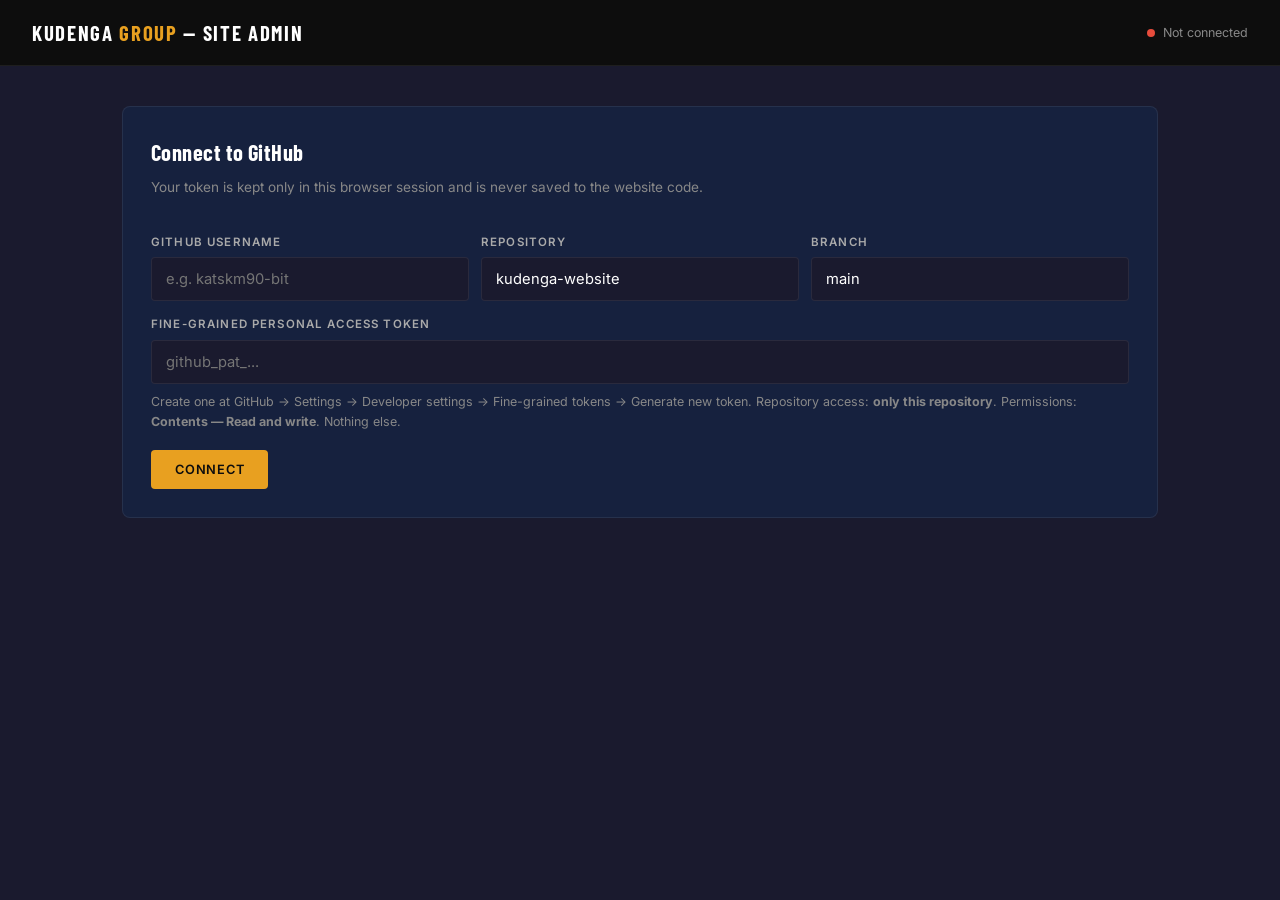
<file: admin.html>
<!DOCTYPE html>
<html lang="en">
<head>
  <meta charset="UTF-8" />
  <meta name="viewport" content="width=device-width, initial-scale=1.0" />
  <meta name="robots" content="noindex, nofollow" />
  <title>Site Admin | Kudenga Group</title>
  <link rel="preconnect" href="https://fonts.googleapis.com" />
  <link rel="preconnect" href="https://fonts.gstatic.com" crossorigin />
  <link href="https://fonts.googleapis.com/css2?family=Barlow+Condensed:wght@600;700&family=Inter:wght@400;500;600&display=swap" rel="stylesheet" />
  <style>
    :root {
      --black:#0d0d0d; --charcoal:#1a1a2e; --steel:#16213e; --steel-light:#1f2d4e;
      --amber:#e8a020; --amber-dark:#c4861a; --amber-glow:rgba(232,160,32,0.12);
      --white:#fff; --grey-light:#e8e8e8; --grey-mid:#aaa; --text-body:#d0d0d0;
      --text-muted:#888; --border:rgba(255,255,255,0.07); --border-amber:rgba(232,160,32,0.3);
      --green:#2ecc71; --red:#e74c3c; --radius:4px; --radius-lg:8px;
    }
    *{box-sizing:border-box;margin:0;padding:0}
    body{font-family:'Inter',sans-serif;background:var(--charcoal);color:var(--text-body);line-height:1.6;min-height:100vh}
    h1,h2,h3{font-family:'Barlow Condensed',sans-serif;color:var(--white);letter-spacing:0.02em}
    button{cursor:pointer;font-family:inherit;border:none}
    input,select,textarea{font-family:inherit;outline:none}

    .topbar{background:var(--black);border-bottom:1px solid var(--border);padding:16px 32px;display:flex;align-items:center;justify-content:space-between}
    .topbar__logo{font-family:'Barlow Condensed',sans-serif;font-size:1.3rem;font-weight:700;text-transform:uppercase;letter-spacing:0.08em;color:var(--white)}
    .topbar__logo span{color:var(--amber)}
    .topbar__status{font-size:0.78rem;color:var(--text-muted);display:flex;align-items:center;gap:8px}
    .status-dot{width:8px;height:8px;border-radius:50%;background:var(--red)}
    .status-dot.on{background:var(--green)}

    .wrap{max-width:1100px;margin:0 auto;padding:40px 32px}
    .panel{background:var(--steel);border:1px solid var(--border);border-radius:var(--radius-lg);padding:28px;margin-bottom:24px}
    .panel h2{font-size:1.4rem;margin-bottom:6px}
    .panel .sub{font-size:0.85rem;color:var(--text-muted);margin-bottom:20px}

    label{display:block;font-size:0.72rem;font-weight:600;letter-spacing:0.1em;text-transform:uppercase;color:var(--grey-mid);margin:14px 0 6px}
    input[type=text],input[type=password],select,textarea{
      width:100%;background:var(--charcoal);border:1px solid var(--border);border-radius:var(--radius);
      padding:12px 14px;font-size:0.92rem;color:var(--white);transition:border-color .25s}
    input:focus,select:focus,textarea:focus{border-color:var(--amber)}
    textarea{resize:vertical;min-height:80px;line-height:1.5}

    .btn{display:inline-flex;align-items:center;gap:8px;padding:12px 24px;font-size:0.8rem;font-weight:600;
      letter-spacing:0.06em;text-transform:uppercase;border-radius:var(--radius);transition:all .25s}
    .btn--primary{background:var(--amber);color:var(--black)}
    .btn--primary:hover{background:var(--amber-dark)}
    .btn--primary:disabled{opacity:0.4;cursor:not-allowed}
    .btn--ghost{border:1.5px solid var(--border);color:var(--grey-light);background:none}
    .btn--ghost:hover{border-color:var(--amber);color:var(--amber)}
    .btn--danger{background:none;border:1.5px solid rgba(231,76,60,0.4);color:var(--red)}
    .btn--danger:hover{background:rgba(231,76,60,0.12)}
    .btn--sm{padding:7px 14px;font-size:0.7rem}

    .tabs{display:flex;gap:8px;margin-bottom:24px;flex-wrap:wrap}
    .tab{padding:10px 22px;font-size:0.8rem;font-weight:600;letter-spacing:0.08em;text-transform:uppercase;
      border:1.5px solid var(--border);border-radius:var(--radius);color:var(--text-muted);background:none;transition:all .25s}
    .tab.active,.tab:hover{border-color:var(--amber);color:var(--amber);background:var(--amber-glow)}
    .tabpane{display:none}
    .tabpane.active{display:block}

    .msg{padding:12px 16px;border-radius:var(--radius);font-size:0.85rem;margin:16px 0;display:none}
    .msg.show{display:block}
    .msg--ok{background:rgba(46,204,113,0.1);border:1px solid rgba(46,204,113,0.35);color:var(--green)}
    .msg--err{background:rgba(231,76,60,0.1);border:1px solid rgba(231,76,60,0.35);color:var(--red)}
    .msg--info{background:var(--amber-glow);border:1px solid var(--border-amber);color:var(--amber)}

    .img-grid{display:grid;grid-template-columns:repeat(auto-fill,minmax(160px,1fr));gap:16px;margin-top:20px}
    .img-card{background:var(--charcoal);border:1px solid var(--border);border-radius:var(--radius);overflow:hidden}
    .img-card img{width:100%;height:110px;object-fit:cover;display:block;background:var(--steel-light)}
    .img-card .meta{padding:10px;font-size:0.72rem;color:var(--text-muted);word-break:break-all}
    .img-card .actions{padding:0 10px 10px;display:flex;gap:6px}

    .dropzone{border:2px dashed var(--border-amber);border-radius:var(--radius-lg);padding:36px;text-align:center;
      color:var(--text-muted);font-size:0.9rem;transition:all .25s;cursor:pointer;margin-top:16px}
    .dropzone:hover,.dropzone.drag{border-color:var(--amber);background:var(--amber-glow);color:var(--amber)}

    .edit-item{background:var(--charcoal);border:1px solid var(--border);border-left:3px solid var(--amber);
      border-radius:0 var(--radius) var(--radius) 0;padding:14px 16px;margin-bottom:12px}
    .edit-item .tag{font-size:0.62rem;font-weight:700;letter-spacing:0.12em;text-transform:uppercase;color:var(--amber);margin-bottom:6px;display:block}
    .edit-item textarea{min-height:54px;font-size:0.88rem}

    .row{display:flex;gap:12px;align-items:flex-end;flex-wrap:wrap}
    .row > div{flex:1;min-width:180px}
    .spinner{display:inline-block;width:14px;height:14px;border:2px solid rgba(0,0,0,0.25);border-top-color:var(--black);border-radius:50%;animation:spin .7s linear infinite;vertical-align:-2px}
    @keyframes spin{to{transform:rotate(360deg)}}
    .hint{font-size:0.78rem;color:var(--text-muted);margin-top:8px;line-height:1.6}
    .hint a{color:var(--amber)}
    .file-list{margin-top:16px;display:flex;flex-direction:column;gap:8px}
    .file-row{display:flex;align-items:center;justify-content:space-between;background:var(--charcoal);
      border:1px solid var(--border);border-radius:var(--radius);padding:10px 14px;font-size:0.85rem}
  </style>
</head>
<body>

  <div class="topbar">
    <div class="topbar__logo">KUDENGA <span>GROUP</span> — Site Admin</div>
    <div class="topbar__status"><span class="status-dot" id="statusDot"></span><span id="statusText">Not connected</span></div>
  </div>

  <div class="wrap">

    <!-- ── CONNECT ── -->
    <div class="panel" id="connectPanel">
      <h2>Connect to GitHub</h2>
      <p class="sub">Your token is kept only in this browser session and is never saved to the website code.</p>
      <div class="row">
        <div>
          <label>GitHub Username</label>
          <input type="text" id="cfgOwner" placeholder="e.g. katskm90-bit" />
        </div>
        <div>
          <label>Repository</label>
          <input type="text" id="cfgRepo" value="kudenga-website" />
        </div>
        <div>
          <label>Branch</label>
          <input type="text" id="cfgBranch" value="main" />
        </div>
      </div>
      <label>Fine-Grained Personal Access Token</label>
      <input type="password" id="cfgToken" placeholder="github_pat_..." autocomplete="off" />
      <p class="hint">
        Create one at GitHub → Settings → Developer settings → Fine-grained tokens → Generate new token.
        Repository access: <strong>only this repository</strong>. Permissions: <strong>Contents — Read and write</strong>. Nothing else.
      </p>
      <div style="margin-top:18px">
        <button class="btn btn--primary" id="btnConnect">Connect</button>
      </div>
      <div class="msg" id="connectMsg"></div>
    </div>

    <!-- ── WORKSPACE ── -->
    <div id="workspace" style="display:none">
      <div class="tabs">
        <button class="tab active" data-pane="paneImages">Images</button>
        <button class="tab" data-pane="paneContent">Edit Content</button>
        <button class="tab" data-pane="paneFiles">Replace Files</button>
      </div>

      <!-- IMAGES -->
      <div class="tabpane active" id="paneImages">
        <div class="panel">
          <h2>Image Library</h2>
          <p class="sub">Upload images to the site's <code>images/</code> folder. After uploading, reference them in content as <code>images/yourfile.jpg</code>.</p>
          <div class="dropzone" id="dropzone">Drop images here, or click to select<br /><span style="font-size:0.75rem">JPG, PNG, WebP, SVG — max ~8MB each</span></div>
          <input type="file" id="fileInput" accept="image/*" multiple style="display:none" />
          <div class="msg" id="imgMsg"></div>
          <div class="img-grid" id="imgGrid"></div>
        </div>
      </div>

      <!-- CONTENT -->
      <div class="tabpane" id="paneContent">
        <div class="panel">
          <h2>Edit Page Content</h2>
          <p class="sub">Select a page, edit its headings and paragraphs, then publish. Changes go live in about a minute.</p>
          <div class="row">
            <div>
              <label>Page</label>
              <select id="pageSelect">
                <option value="index.html">Home</option>
                <option value="about.html">About Us</option>
                <option value="rail-road.html">Rail &amp; Road</option>
                <option value="mining.html">Mining</option>
                <option value="real-estate.html">Properties</option>
                <option value="projects.html">Our Work</option>
                <option value="locations.html">Locations</option>
                <option value="contact.html">Contact</option>
              </select>
            </div>
            <div style="flex:0">
              <button class="btn btn--ghost" id="btnLoadPage">Load Page</button>
            </div>
          </div>
          <div class="msg" id="contentMsg"></div>
          <div id="editList" style="margin-top:20px"></div>
          <div id="publishBar" style="display:none;margin-top:20px">
            <button class="btn btn--primary" id="btnPublish">Publish Changes</button>
          </div>
        </div>
      </div>

      <!-- FILES -->
      <div class="tabpane" id="paneFiles">
        <div class="panel">
          <h2>Replace a File</h2>
          <p class="sub">Upload a file to any path in the site — for example replace the logo, a CSS file, or upload a PDF. If the path exists it is overwritten; if not, it is created.</p>
          <label>Destination Path</label>
          <input type="text" id="replacePath" placeholder="e.g. images/logo.png" />
          <label>File</label>
          <input type="file" id="replaceFile" />
          <div style="margin-top:18px">
            <button class="btn btn--primary" id="btnReplace">Upload &amp; Commit</button>
          </div>
          <div class="msg" id="fileMsg"></div>
          <p class="hint">
            Tip: when the client's final logo arrives, upload it as <code>images/logo.png</code>, then ask Soluxionz to wire it into the navigation — or edit the nav in the code directly.
          </p>
        </div>
      </div>
    </div>

  </div>

<script>
(() => {
  'use strict';
  const API = 'https://api.github.com';
  let cfg = null;            // {owner, repo, branch, token}
  let pageState = null;      // {path, sha, doc, items:[{el, original}]}

  const $ = id => document.getElementById(id);
  const show = (el, text, type) => {
    el.textContent = text;
    el.className = 'msg show msg--' + type;
  };
  const hide = el => { el.className = 'msg'; };

  const headers = () => ({
    'Authorization': 'Bearer ' + cfg.token,
    'Accept': 'application/vnd.github+json',
    'X-GitHub-Api-Version': '2022-11-28'
  });

  async function gh(path, opts = {}) {
    const res = await fetch(API + path, { ...opts, headers: { ...headers(), ...(opts.headers || {}) } });
    if (!res.ok) {
      const body = await res.json().catch(() => ({}));
      throw new Error(body.message || ('GitHub API error ' + res.status));
    }
    return res.json();
  }

  // base64 helpers (unicode-safe)
  const b64encode = str => btoa(unescape(encodeURIComponent(str)));
  const b64decode = str => decodeURIComponent(escape(atob(str.replace(/\n/g, ''))));
  const fileToB64 = file => new Promise((res, rej) => {
    const r = new FileReader();
    r.onload = () => res(r.result.split(',')[1]);
    r.onerror = rej;
    r.readAsDataURL(file);
  });

  async function putFile(path, contentB64, message, sha) {
    const body = { message, content: contentB64, branch: cfg.branch };
    if (sha) body.sha = sha;
    return gh(`/repos/${cfg.owner}/${cfg.repo}/contents/${encodeURIComponent(path).replace(/%2F/g,'/')}`, {
      method: 'PUT', body: JSON.stringify(body)
    });
  }
  async function getFile(path) {
    return gh(`/repos/${cfg.owner}/${cfg.repo}/contents/${encodeURIComponent(path).replace(/%2F/g,'/')}?ref=${cfg.branch}`);
  }

  // ── CONNECT ─────────────────────────────────────────────
  $('btnConnect').addEventListener('click', async () => {
    const owner = $('cfgOwner').value.trim();
    const repo  = $('cfgRepo').value.trim();
    const branch= $('cfgBranch').value.trim() || 'main';
    const token = $('cfgToken').value.trim();
    const msg = $('connectMsg');
    if (!owner || !repo || !token) { show(msg, 'Please complete username, repository, and token.', 'err'); return; }
    cfg = { owner, repo, branch, token };
    try {
      show(msg, 'Verifying access…', 'info');
      await gh(`/repos/${owner}/${repo}`);
      sessionStorage.setItem('kg-admin', JSON.stringify(cfg));
      $('statusDot').classList.add('on');
      $('statusText').textContent = owner + '/' + repo + ' @ ' + branch;
      show(msg, 'Connected.', 'ok');
      $('workspace').style.display = '';
      $('connectPanel').style.display = 'none';
      loadImages();
    } catch (e) {
      cfg = null;
      show(msg, 'Connection failed: ' + e.message, 'err');
    }
  });

  // Restore session
  const saved = sessionStorage.getItem('kg-admin');
  if (saved) {
    try {
      cfg = JSON.parse(saved);
      $('cfgOwner').value = cfg.owner; $('cfgRepo').value = cfg.repo;
      $('cfgBranch').value = cfg.branch; $('cfgToken').value = cfg.token;
      $('btnConnect').click();
    } catch (e) { sessionStorage.removeItem('kg-admin'); }
  }

  // ── TABS ────────────────────────────────────────────────
  document.querySelectorAll('.tab').forEach(t => t.addEventListener('click', () => {
    document.querySelectorAll('.tab').forEach(x => x.classList.remove('active'));
    document.querySelectorAll('.tabpane').forEach(x => x.classList.remove('active'));
    t.classList.add('active');
    $(t.dataset.pane).classList.add('active');
  }));

  // ── IMAGES ──────────────────────────────────────────────
  async function loadImages() {
    const grid = $('imgGrid');
    grid.innerHTML = '<p class="hint">Loading…</p>';
    try {
      let files = [];
      try {
        files = await gh(`/repos/${cfg.owner}/${cfg.repo}/contents/images?ref=${cfg.branch}`);
      } catch (e) { files = []; } // folder may not exist yet
      grid.innerHTML = '';
      const imgs = files.filter(f => f.type === 'file' && /\.(jpe?g|png|webp|gif|svg)$/i.test(f.name));
      if (imgs.length === 0) { grid.innerHTML = '<p class="hint">No images uploaded yet.</p>'; return; }
      imgs.forEach(f => {
        const card = document.createElement('div');
        card.className = 'img-card';
        card.innerHTML = `
          <img src="${f.download_url}" alt="${f.name}" loading="lazy" />
          <div class="meta">images/${f.name}<br/>${(f.size/1024).toFixed(0)} KB</div>
          <div class="actions">
            <button class="btn btn--ghost btn--sm" data-copy="images/${f.name}">Copy Path</button>
            <button class="btn btn--danger btn--sm" data-del="${f.name}" data-sha="${f.sha}">Delete</button>
          </div>`;
        grid.appendChild(card);
      });
      grid.querySelectorAll('[data-copy]').forEach(b => b.addEventListener('click', () => {
        navigator.clipboard.writeText(b.dataset.copy);
        b.textContent = 'Copied'; setTimeout(() => b.textContent = 'Copy Path', 1500);
      }));
      grid.querySelectorAll('[data-del]').forEach(b => b.addEventListener('click', async () => {
        if (!confirm('Delete images/' + b.dataset.del + '?')) return;
        try {
          await gh(`/repos/${cfg.owner}/${cfg.repo}/contents/images/${b.dataset.del}`, {
            method: 'DELETE',
            body: JSON.stringify({ message: 'Admin: delete image ' + b.dataset.del, sha: b.dataset.sha, branch: cfg.branch })
          });
          show($('imgMsg'), 'Deleted. Site updates in ~1 minute.', 'ok');
          loadImages();
        } catch (e) { show($('imgMsg'), 'Delete failed: ' + e.message, 'err'); }
      }));
    } catch (e) {
      grid.innerHTML = '';
      show($('imgMsg'), 'Could not load images: ' + e.message, 'err');
    }
  }

  const dz = $('dropzone'), fi = $('fileInput');
  dz.addEventListener('click', () => fi.click());
  dz.addEventListener('dragover', e => { e.preventDefault(); dz.classList.add('drag'); });
  dz.addEventListener('dragleave', () => dz.classList.remove('drag'));
  dz.addEventListener('drop', e => { e.preventDefault(); dz.classList.remove('drag'); uploadImages(e.dataTransfer.files); });
  fi.addEventListener('change', () => uploadImages(fi.files));

  async function uploadImages(fileList) {
    const msg = $('imgMsg');
    const files = Array.from(fileList).filter(f => f.type.startsWith('image/') || f.name.endsWith('.svg'));
    if (files.length === 0) { show(msg, 'No valid image files selected.', 'err'); return; }
    for (const file of files) {
      if (file.size > 8 * 1024 * 1024) { show(msg, file.name + ' exceeds 8MB — skipped.', 'err'); continue; }
      const safeName = file.name.toLowerCase().replace(/[^a-z0-9.\-_]/g, '-');
      try {
        show(msg, 'Uploading ' + safeName + '…', 'info');
        let sha;
        try { const existing = await getFile('images/' + safeName); sha = existing.sha; } catch (e) {}
        await putFile('images/' + safeName, await fileToB64(file), 'Admin: upload ' + safeName, sha);
        show(msg, 'Uploaded ' + safeName + '. Live in ~1 minute.', 'ok');
      } catch (e) { show(msg, 'Upload failed for ' + safeName + ': ' + e.message, 'err'); }
    }
    fi.value = '';
    loadImages();
  }

  // ── CONTENT EDITOR ──────────────────────────────────────
  $('btnLoadPage').addEventListener('click', async () => {
    const path = $('pageSelect').value;
    const msg = $('contentMsg');
    const list = $('editList');
    list.innerHTML = ''; $('publishBar').style.display = 'none';
    try {
      show(msg, 'Loading ' + path + '…', 'info');
      const data = await getFile(path);
      const html = b64decode(data.content);
      const doc = new DOMParser().parseFromString(html, 'text/html');
      const scope = doc.querySelector('main') || doc.body;
      const nodes = scope.querySelectorAll('h1, h2, h3, h4, p, .lead, .eyebrow');
      const items = [];
      nodes.forEach(el => {
        const text = el.textContent.trim();
        if (!text || text.length < 2) return;
        if (el.querySelector('h1,h2,h3,h4,p')) return; // skip wrappers
        items.push({ el, original: text });
      });
      if (items.length === 0) { show(msg, 'No editable text found on this page.', 'err'); return; }
      pageState = { path, sha: data.sha, doc, items };
      items.forEach((item, i) => {
        const div = document.createElement('div');
        div.className = 'edit-item';
        div.innerHTML = `<span class="tag">${item.el.tagName.toLowerCase()}${item.el.className ? ' · ' + item.el.className.split(' ')[0] : ''}</span>
          <textarea data-idx="${i}">${item.original.replace(/</g,'&lt;')}</textarea>`;
        list.appendChild(div);
      });
      $('publishBar').style.display = '';
      show(msg, items.length + ' editable text blocks loaded. Edit below, then Publish.', 'ok');
    } catch (e) { show(msg, 'Load failed: ' + e.message, 'err'); }
  });

  $('btnPublish').addEventListener('click', async () => {
    if (!pageState) return;
    const msg = $('contentMsg');
    const btn = $('btnPublish');
    btn.disabled = true;
    btn.innerHTML = '<span class="spinner"></span> Publishing…';
    try {
      document.querySelectorAll('#editList textarea').forEach(ta => {
        const item = pageState.items[parseInt(ta.dataset.idx)];
        const newText = ta.value.trim();
        if (newText && newText !== item.original) {
          // Replace only the direct text while keeping child elements (spans, links)
          if (item.el.children.length === 0) {
            item.el.textContent = newText;
          } else {
            // For elements with inline children, do a safe full-text swap
            item.el.textContent = newText;
          }
        }
      });
      const serialized = '<!DOCTYPE html>\n' + pageState.doc.documentElement.outerHTML;
      await putFile(pageState.path, b64encode(serialized), 'Admin: content update ' + pageState.path, pageState.sha);
      show(msg, 'Published. Changes live in ~1 minute. Reload the page here before editing again.', 'ok');
      pageState = null;
      $('editList').innerHTML = '';
      $('publishBar').style.display = 'none';
    } catch (e) {
      show(msg, 'Publish failed: ' + e.message, 'err');
    } finally {
      btn.disabled = false;
      btn.textContent = 'Publish Changes';
    }
  });

  // ── REPLACE FILE ────────────────────────────────────────
  $('btnReplace').addEventListener('click', async () => {
    const path = $('replacePath').value.trim().replace(/^\/+/, '');
    const file = $('replaceFile').files[0];
    const msg = $('fileMsg');
    if (!path || !file) { show(msg, 'Provide both a destination path and a file.', 'err'); return; }
    if (path.toLowerCase() === 'admin.html') { show(msg, 'Refusing to overwrite the admin page itself.', 'err'); return; }
    try {
      show(msg, 'Uploading…', 'info');
      let sha;
      try { const existing = await getFile(path); sha = existing.sha; } catch (e) {}
      await putFile(path, await fileToB64(file), 'Admin: replace ' + path, sha);
      show(msg, (sha ? 'Replaced ' : 'Created ') + path + '. Live in ~1 minute.', 'ok');
      $('replaceFile').value = ''; $('replacePath').value = '';
    } catch (e) { show(msg, 'Failed: ' + e.message, 'err'); }
  });

})();
</script>
</body>
</html>
</file>
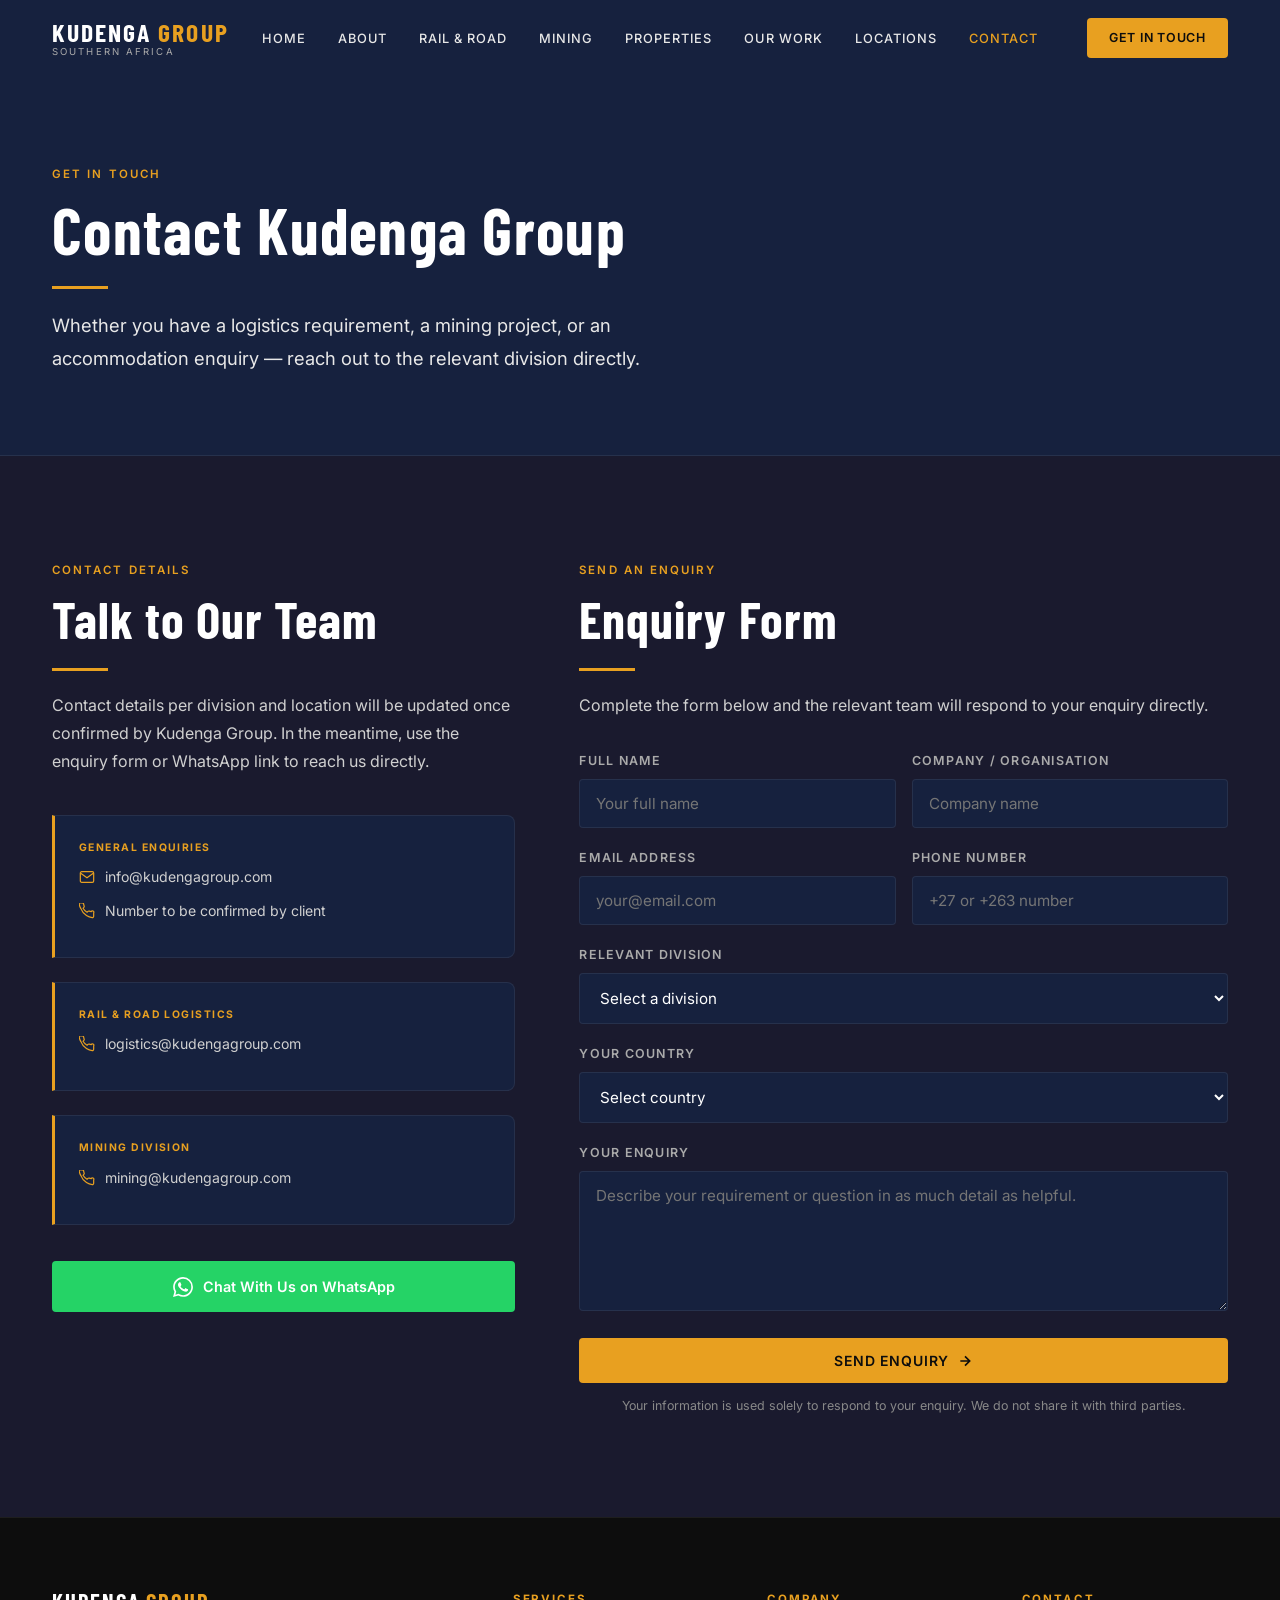
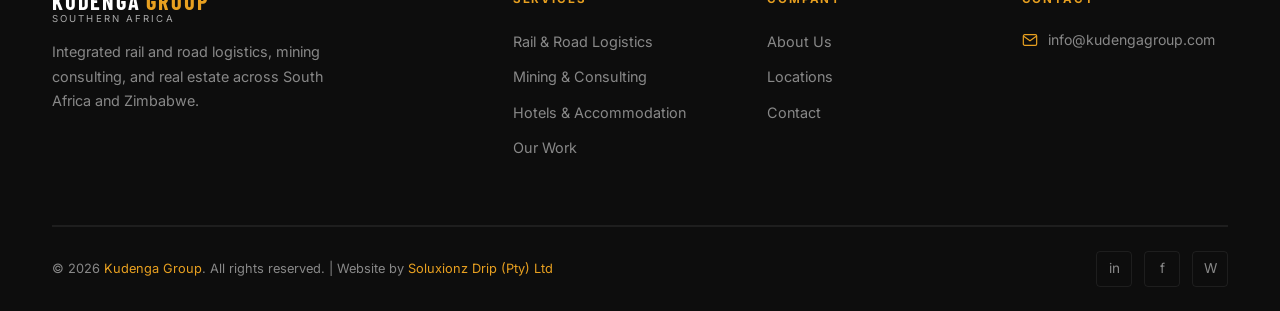
<file: contact.html>
<!DOCTYPE html>
<html lang="en">
<head>
  <meta charset="UTF-8" />
  <meta name="viewport" content="width=device-width, initial-scale=1.0" />
  <meta name="description" content="Contact Kudenga Group — rail, road, mining and real estate enquiries across Southern Africa." />
  <title>Contact | Kudenga Group</title>
  <link rel="preconnect" href="https://fonts.googleapis.com" />
  <link rel="preconnect" href="https://fonts.gstatic.com" crossorigin />
  <link href="https://fonts.googleapis.com/css2?family=Barlow+Condensed:wght@400;600;700;800&family=Inter:wght@400;500;600&display=swap" rel="stylesheet" />
  <link rel="stylesheet" href="css/style.css" />
  <link rel="icon" type="image/svg+xml" href="data:image/svg+xml,<svg xmlns='http://www.w3.org/2000/svg' viewBox='0 0 32 32'><rect width='32' height='32' fill='%231a1a2e'/><text y='24' x='4' font-size='22' fill='%23e8a020' font-family='Arial' font-weight='bold'>K</text></svg>" />
</head>
<body>

  <nav class="nav" role="navigation">
    <div class="nav__inner">
      <a href="index.html" class="nav__logo">
        <span class="nav__logo-name">KUDENGA <span>GROUP</span></span>
        <span class="nav__logo-tag">Southern Africa</span>
      </a>
      <ul class="nav__links" role="list">
        <li><a href="index.html">Home</a></li>
        <li><a href="about.html">About</a></li>
        <li><a href="rail-road.html">Rail &amp; Road</a></li>
        <li><a href="mining.html">Mining</a></li>
        <li><a href="real-estate.html">Properties</a></li>
        <li><a href="projects.html">Our Work</a></li>
        <li><a href="locations.html">Locations</a></li>
        <li><a href="contact.html">Contact</a></li>
      </ul>
      <a href="contact.html" class="btn btn--primary nav__cta">Get In Touch</a>
      <button class="nav__hamburger" aria-label="Open menu" aria-expanded="false"><span></span><span></span><span></span></button>
    </div>
  </nav>
  <div class="nav__mobile" role="dialog">
    <a href="index.html">Home</a><a href="about.html">About Us</a><a href="rail-road.html">Rail &amp; Road Logistics</a>
    <a href="mining.html">Mining &amp; Consulting</a><a href="real-estate.html">Properties</a>
    <a href="projects.html">Our Work</a><a href="locations.html">Locations</a>
    <a href="contact.html" class="btn btn--primary">Get In Touch</a>
  </div>

  <main id="main">

    <section class="page-hero" aria-labelledby="page-title">
      <div class="container">
        <span class="eyebrow">Get In Touch</span>
        <h1 id="page-title">Contact Kudenga Group</h1>
        <span class="accent-line"></span>
        <p class="lead">Whether you have a logistics requirement, a mining project, or an accommodation enquiry — reach out to the relevant division directly.</p>
      </div>
    </section>

    <section class="section section--dark" aria-labelledby="contact-section">
      <div class="container">
        <h2 id="contact-section" class="sr-only">Contact Form and Details</h2>
        <div class="contact-grid">

          <!-- Contact details -->
          <div class="fade-up">
            <span class="eyebrow">Contact Details</span>
            <h2 style="margin-bottom:8px;">Talk to Our Team</h2>
            <span class="accent-line"></span>
            <p style="margin-top:16px;margin-bottom:40px;">Contact details per division and location will be updated once confirmed by Kudenga Group. In the meantime, use the enquiry form or WhatsApp link to reach us directly.</p>

            <div style="display:flex;flex-direction:column;gap:24px;">

              <div style="background:var(--steel);border:1px solid var(--border);border-left:3px solid var(--amber);border-radius:0 var(--radius-lg) var(--radius-lg) 0;padding:24px;">
                <div style="font-size:0.65rem;font-weight:700;letter-spacing:0.14em;text-transform:uppercase;color:var(--amber);margin-bottom:10px;">General Enquiries</div>
                <div class="footer__contact-item">
                  <svg viewBox="0 0 24 24" fill="none" stroke="var(--amber)" stroke-width="1.8"><path d="M4 4h16c1.1 0 2 .9 2 2v12c0 1.1-.9 2-2 2H4c-1.1 0-2-.9-2-2V6c0-1.1.9-2 2-2z"/><polyline points="22,6 12,13 2,6"/></svg>
                  <span style="color:var(--text-body);">info@kudengagroup.com</span>
                </div>
                <div class="footer__contact-item" style="margin-top:8px;">
                  <svg viewBox="0 0 24 24" fill="none" stroke="var(--amber)" stroke-width="1.8"><path d="M22 16.92v3a2 2 0 01-2.18 2 19.79 19.79 0 01-8.63-3.07A19.5 19.5 0 013.07 8.81a19.79 19.79 0 01-3.07-8.63A2 2 0 012 0h3a2 2 0 012 1.72c.127.96.361 1.903.7 2.81a2 2 0 01-.45 2.11L6.09 7.91a16 16 0 006 6l1.27-1.27a2 2 0 012.11-.45c.907.339 1.85.573 2.81.7A2 2 0 0122 14.92l.02 2z"/></svg>
                  <span style="color:var(--text-body);">Number to be confirmed by client</span>
                </div>
              </div>

              <div style="background:var(--steel);border:1px solid var(--border);border-left:3px solid var(--amber);border-radius:0 var(--radius-lg) var(--radius-lg) 0;padding:24px;">
                <div style="font-size:0.65rem;font-weight:700;letter-spacing:0.14em;text-transform:uppercase;color:var(--amber);margin-bottom:10px;">Rail &amp; Road Logistics</div>
                <div class="footer__contact-item">
                  <svg viewBox="0 0 24 24" fill="none" stroke="var(--amber)" stroke-width="1.8"><path d="M22 16.92v3a2 2 0 01-2.18 2 19.79 19.79 0 01-8.63-3.07A19.5 19.5 0 013.07 8.81a19.79 19.79 0 01-3.07-8.63A2 2 0 012 0h3a2 2 0 012 1.72c.127.96.361 1.903.7 2.81a2 2 0 01-.45 2.11L6.09 7.91a16 16 0 006 6l1.27-1.27a2 2 0 012.11-.45c.907.339 1.85.573 2.81.7A2 2 0 0122 14.92l.02 2z"/></svg>
                  <span style="color:var(--text-body);">logistics@kudengagroup.com</span>
                </div>
              </div>

              <div style="background:var(--steel);border:1px solid var(--border);border-left:3px solid var(--amber);border-radius:0 var(--radius-lg) var(--radius-lg) 0;padding:24px;">
                <div style="font-size:0.65rem;font-weight:700;letter-spacing:0.14em;text-transform:uppercase;color:var(--amber);margin-bottom:10px;">Mining Division</div>
                <div class="footer__contact-item">
                  <svg viewBox="0 0 24 24" fill="none" stroke="var(--amber)" stroke-width="1.8"><path d="M22 16.92v3a2 2 0 01-2.18 2 19.79 19.79 0 01-8.63-3.07A19.5 19.5 0 013.07 8.81a19.79 19.79 0 01-3.07-8.63A2 2 0 012 0h3a2 2 0 012 1.72c.127.96.361 1.903.7 2.81a2 2 0 01-.45 2.11L6.09 7.91a16 16 0 006 6l1.27-1.27a2 2 0 012.11-.45c.907.339 1.85.573 2.81.7A2 2 0 0122 14.92l.02 2z"/></svg>
                  <span style="color:var(--text-body);">mining@kudengagroup.com</span>
                </div>
              </div>

              <!-- WhatsApp -->
              <a href="https://wa.me/27000000000" target="_blank" rel="noopener" class="whatsapp-btn">
                <!-- Replace 27000000000 with actual WhatsApp number -->
                <svg width="20" height="20" viewBox="0 0 24 24" fill="white"><path d="M17.472 14.382c-.297-.149-1.758-.867-2.03-.967-.273-.099-.471-.148-.67.15-.197.297-.767.966-.94 1.164-.173.199-.347.223-.644.075-.297-.15-1.255-.463-2.39-1.475-.883-.788-1.48-1.761-1.653-2.059-.173-.297-.018-.458.13-.606.134-.133.298-.347.446-.52.149-.174.198-.298.298-.497.099-.198.05-.371-.025-.52-.075-.149-.669-1.612-.916-2.207-.242-.579-.487-.5-.669-.51-.173-.008-.371-.01-.57-.01-.198 0-.52.074-.792.372-.272.297-1.04 1.016-1.04 2.479 0 1.462 1.065 2.875 1.213 3.074.149.198 2.096 3.2 5.077 4.487.709.306 1.262.489 1.694.625.712.227 1.36.195 1.871.118.571-.085 1.758-.719 2.006-1.413.248-.694.248-1.289.173-1.413-.074-.124-.272-.198-.57-.347m-5.421 7.403h-.004a9.87 9.87 0 01-5.031-1.378l-.361-.214-3.741.982.998-3.648-.235-.374a9.86 9.86 0 01-1.51-5.26c.001-5.45 4.436-9.884 9.888-9.884 2.64 0 5.122 1.03 6.988 2.898a9.825 9.825 0 012.893 6.994c-.003 5.45-4.437 9.884-9.885 9.884m8.413-18.297A11.815 11.815 0 0012.05 0C5.495 0 .16 5.335.157 11.892c0 2.096.547 4.142 1.588 5.945L.057 24l6.305-1.654a11.882 11.882 0 005.683 1.448h.005c6.554 0 11.89-5.335 11.893-11.893a11.821 11.821 0 00-3.48-8.413z"/></svg>
                Chat With Us on WhatsApp
              </a>
            </div>
          </div>

          <!-- Contact form -->
          <div class="fade-up">
            <span class="eyebrow">Send an Enquiry</span>
            <h2 style="margin-bottom:8px;">Enquiry Form</h2>
            <span class="accent-line"></span>
            <p style="margin-top:16px;margin-bottom:32px;">Complete the form below and the relevant team will respond to your enquiry directly.</p>

            <form class="contact-form" novalidate>
              <div class="form-row">
                <div class="form-group">
                  <label for="name">Full Name</label>
                  <input type="text" id="name" name="name" placeholder="Your full name" required />
                </div>
                <div class="form-group">
                  <label for="company">Company / Organisation</label>
                  <input type="text" id="company" name="company" placeholder="Company name" />
                </div>
              </div>
              <div class="form-row">
                <div class="form-group">
                  <label for="email">Email Address</label>
                  <input type="email" id="email" name="email" placeholder="your@email.com" required />
                </div>
                <div class="form-group">
                  <label for="phone">Phone Number</label>
                  <input type="tel" id="phone" name="phone" placeholder="+27 or +263 number" />
                </div>
              </div>
              <div class="form-group">
                <label for="division">Relevant Division</label>
                <select id="division" name="division">
                  <option value="">Select a division</option>
                  <option value="rail">Rail &amp; Road Logistics</option>
                  <option value="mining">Mining &amp; Consulting</option>
                  <option value="property">Real Estate / Properties</option>
                  <option value="general">General Group Enquiry</option>
                </select>
              </div>
              <div class="form-group">
                <label for="country">Your Country</label>
                <select id="country" name="country">
                  <option value="">Select country</option>
                  <option value="za">South Africa</option>
                  <option value="zw">Zimbabwe</option>
                  <option value="other">Other</option>
                </select>
              </div>
              <div class="form-group">
                <label for="message">Your Enquiry</label>
                <textarea id="message" name="message" placeholder="Describe your requirement or question in as much detail as helpful." required></textarea>
              </div>
              <button type="submit" class="btn btn--primary" style="width:100%;justify-content:center;">
                Send Enquiry
                <svg width="16" height="16" viewBox="0 0 24 24" fill="none" stroke="currentColor" stroke-width="2.5"><path d="M5 12h14M12 5l7 7-7 7"/></svg>
              </button>
              <p style="font-size:0.78rem;color:var(--text-muted);margin-top:12px;text-align:center;">Your information is used solely to respond to your enquiry. We do not share it with third parties.</p>
            </form>
          </div>

        </div>
      </div>
    </section>

  </main>

  <footer class="footer">
    <div class="container">
      <div class="footer__grid">
        <div class="footer__brand">
          <div class="nav__logo"><span class="nav__logo-name">KUDENGA <span>GROUP</span></span><span class="nav__logo-tag">Southern Africa</span></div>
          <p>Integrated rail and road logistics, mining consulting, and real estate across South Africa and Zimbabwe.</p>
        </div>
        <div><div class="footer__col-title">Services</div><ul class="footer__links"><li><a href="rail-road.html">Rail &amp; Road Logistics</a></li><li><a href="mining.html">Mining &amp; Consulting</a></li><li><a href="real-estate.html">Hotels &amp; Accommodation</a></li><li><a href="projects.html">Our Work</a></li></ul></div>
        <div><div class="footer__col-title">Company</div><ul class="footer__links"><li><a href="about.html">About Us</a></li><li><a href="locations.html">Locations</a></li><li><a href="contact.html">Contact</a></li></ul></div>
        <div><div class="footer__col-title">Contact</div><div class="footer__contact-item"><svg viewBox="0 0 24 24"><path d="M4 4h16c1.1 0 2 .9 2 2v12c0 1.1-.9 2-2 2H4c-1.1 0-2-.9-2-2V6c0-1.1.9-2 2-2z"/><polyline points="22,6 12,13 2,6"/></svg><span>info@kudengagroup.com</span></div></div>
      </div>
      <hr class="divider" />
      <div class="footer__bottom">
        <p class="footer__copy">&copy; 2026 <span>Kudenga Group</span>. All rights reserved. | Website by <span>Soluxionz Drip (Pty) Ltd</span></p>
        <div class="footer__social"><a href="#" aria-label="LinkedIn">in</a><a href="#" aria-label="Facebook">f</a><a href="#" aria-label="WhatsApp">W</a></div>
      </div>
    </div>
  </footer>
  <style>.sr-only{position:absolute;width:1px;height:1px;padding:0;margin:-1px;overflow:hidden;clip:rect(0,0,0,0);border:0;}</style>
  <script src="js/main.js"></script>
</body>
</html>
</file>
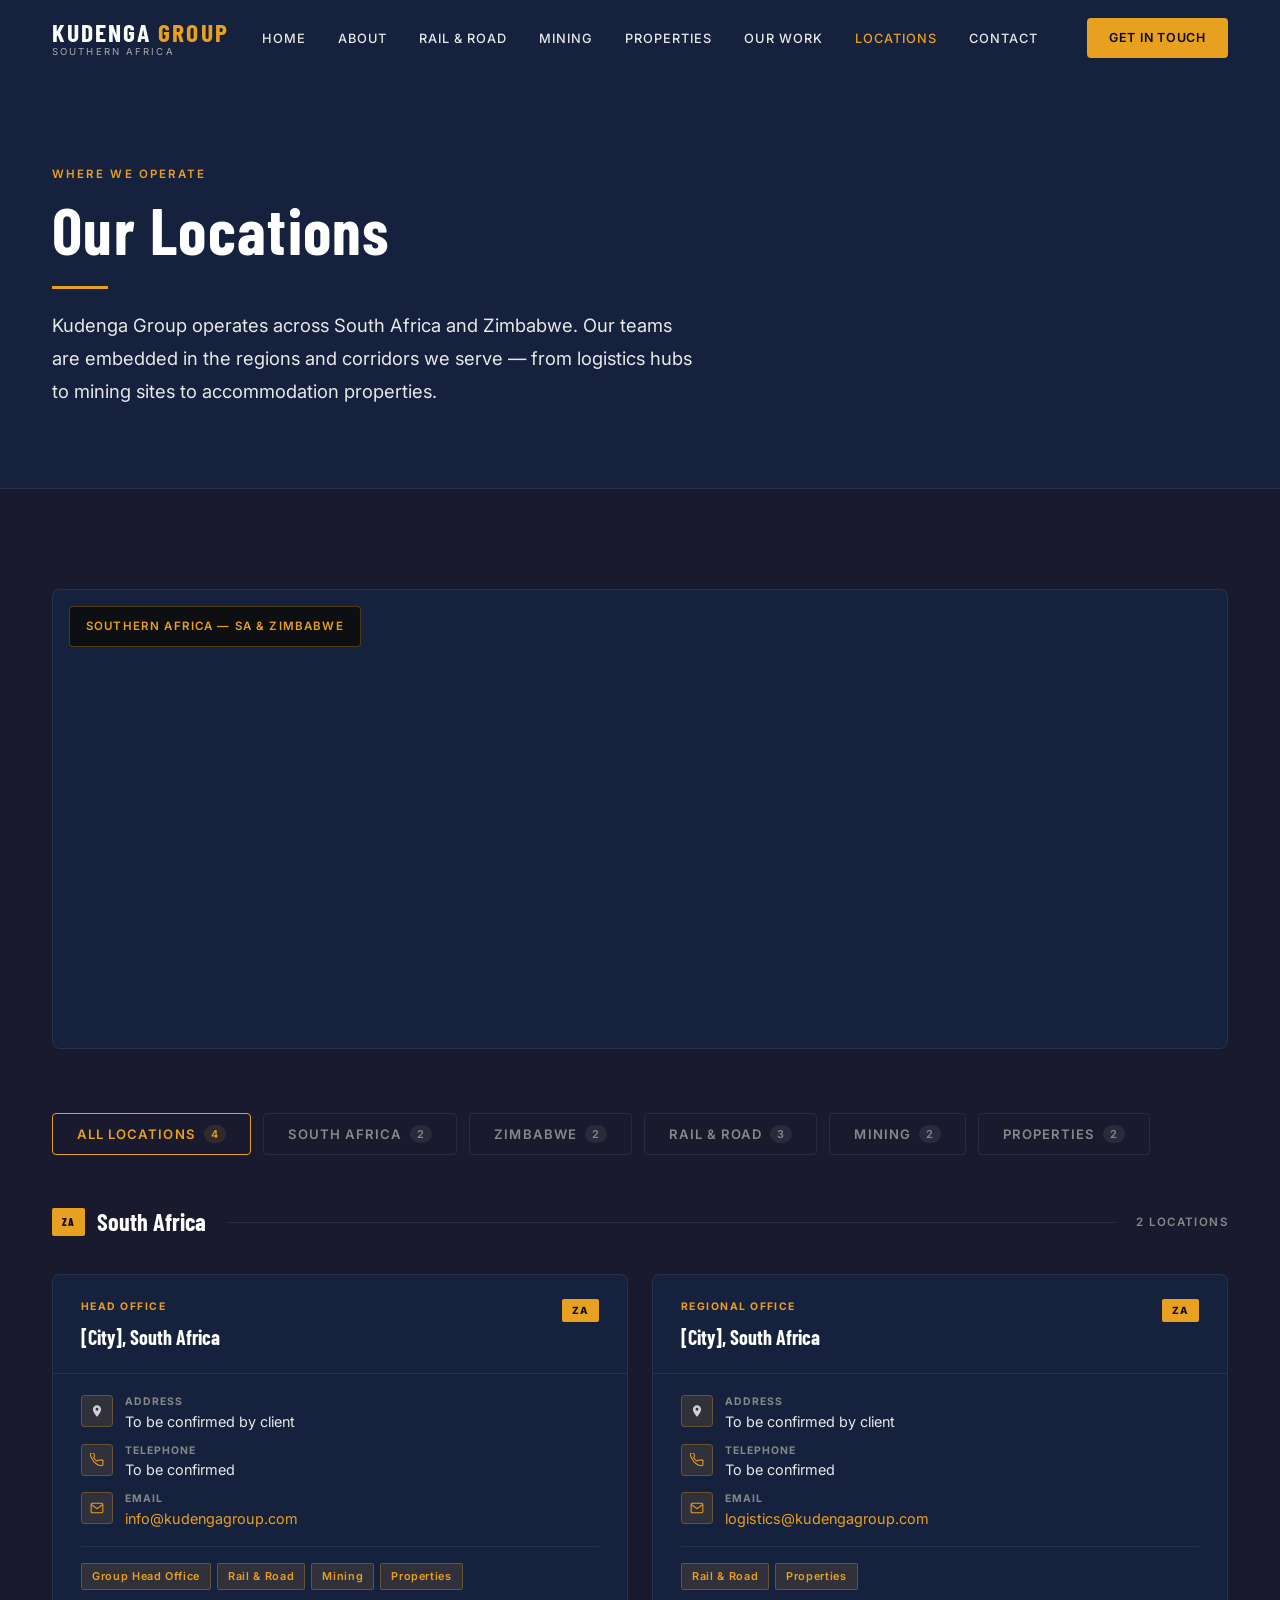
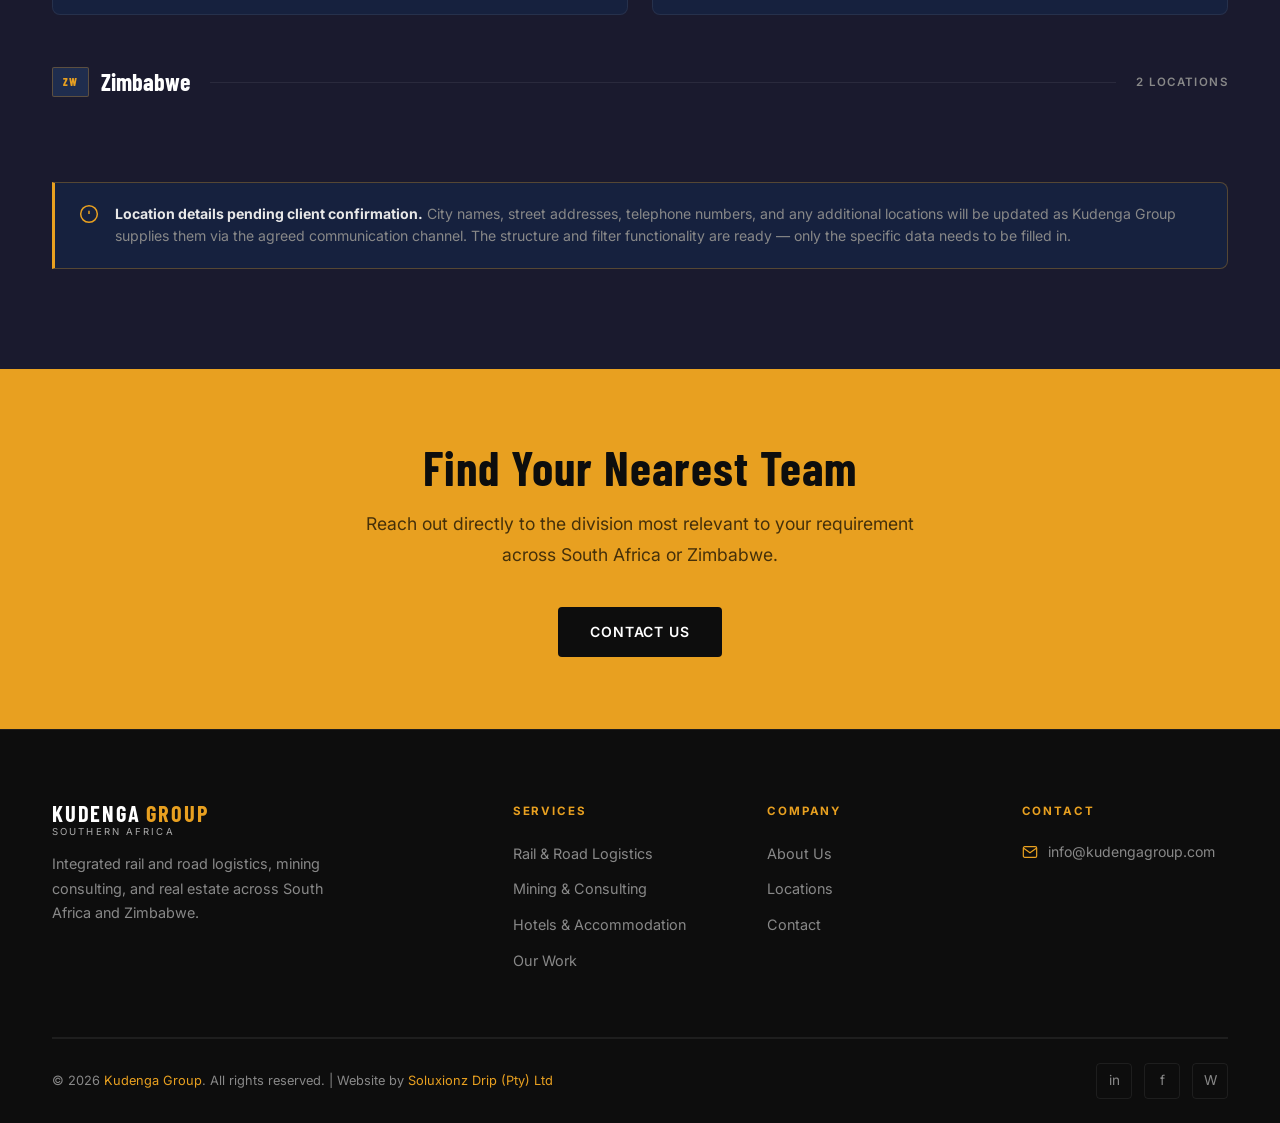
<file: locations.html>
<!DOCTYPE html>
<html lang="en">
<head>
  <meta charset="UTF-8" />
  <meta name="viewport" content="width=device-width, initial-scale=1.0" />
  <meta name="description" content="Kudenga Group locations across South Africa and Zimbabwe — offices, operations, and contact details." />
  <title>Locations | Kudenga Group</title>
  <link rel="preconnect" href="https://fonts.googleapis.com" />
  <link rel="preconnect" href="https://fonts.gstatic.com" crossorigin />
  <link href="https://fonts.googleapis.com/css2?family=Barlow+Condensed:wght@400;600;700;800&family=Inter:wght@400;500;600&display=swap" rel="stylesheet" />
  <link rel="stylesheet" href="css/style.css" />
  <link rel="icon" type="image/svg+xml" href="data:image/svg+xml,<svg xmlns='http://www.w3.org/2000/svg' viewBox='0 0 32 32'><rect width='32' height='32' fill='%231a1a2e'/><text y='24' x='4' font-size='22' fill='%23e8a020' font-family='Arial' font-weight='bold'>K</text></svg>" />
  <style>
    /* ── LOCATIONS PAGE STYLES ── */
    .loc-filter-bar {
      display: flex;
      gap: 12px;
      flex-wrap: wrap;
      margin-bottom: 48px;
    }
    .loc-filter-btn {
      display: inline-flex;
      align-items: center;
      gap: 8px;
      padding: 11px 24px;
      font-family: var(--font-body);
      font-size: 0.82rem;
      font-weight: 600;
      letter-spacing: 0.08em;
      text-transform: uppercase;
      border: 1.5px solid var(--border);
      border-radius: var(--radius);
      color: var(--text-muted);
      background: none;
      cursor: pointer;
      transition: all var(--transition);
    }
    .loc-filter-btn .count {
      background: var(--border);
      color: var(--text-muted);
      font-size: 0.68rem;
      padding: 2px 7px;
      border-radius: 10px;
      transition: all var(--transition);
    }
    .loc-filter-btn.active,
    .loc-filter-btn:hover {
      border-color: var(--amber);
      color: var(--amber);
    }
    .loc-filter-btn.active .count,
    .loc-filter-btn:hover .count {
      background: var(--amber-glow);
      color: var(--amber);
    }

    /* Map */
    .map-container {
      width: 100%;
      height: 460px;
      border-radius: var(--radius-lg);
      overflow: hidden;
      border: 1px solid var(--border);
      margin-bottom: 64px;
      position: relative;
      background: var(--steel);
    }
    .map-container iframe {
      width: 100%;
      height: 100%;
      border: none;
      display: block;
    }
    .map-overlay-label {
      position: absolute;
      top: 16px;
      left: 16px;
      background: rgba(13,13,13,0.88);
      border: 1px solid var(--border-amber);
      border-radius: var(--radius);
      padding: 10px 16px;
      font-size: 0.72rem;
      font-weight: 600;
      letter-spacing: 0.1em;
      text-transform: uppercase;
      color: var(--amber);
      pointer-events: none;
      backdrop-filter: blur(8px);
    }

    /* Location grid */
    .loc-grid {
      display: grid;
      grid-template-columns: repeat(2, 1fr);
      gap: 24px;
    }
    @media (max-width: 768px) { .loc-grid { grid-template-columns: 1fr; } }

    .loc-card {
      background: var(--steel);
      border: 1px solid var(--border);
      border-radius: var(--radius-lg);
      overflow: hidden;
      transition: border-color var(--transition), transform var(--transition), box-shadow var(--transition);
    }
    .loc-card:hover {
      border-color: var(--border-amber);
      transform: translateY(-3px);
      box-shadow: var(--shadow);
    }
    .loc-card[data-country="zw"] { display: none; }

    .loc-card__header {
      padding: 24px 28px 20px;
      border-bottom: 1px solid var(--border);
      display: flex;
      align-items: flex-start;
      justify-content: space-between;
      gap: 16px;
    }
    .loc-card__badge {
      display: inline-flex;
      align-items: center;
      gap: 6px;
      padding: 4px 10px;
      border-radius: 2px;
      font-size: 0.62rem;
      font-weight: 800;
      letter-spacing: 0.12em;
      text-transform: uppercase;
      white-space: nowrap;
    }
    .loc-card__badge--za {
      background: var(--amber);
      color: var(--black);
    }
    .loc-card__badge--zw {
      background: var(--steel-light);
      color: var(--amber);
      border: 1px solid var(--border-amber);
    }
    .loc-card__type {
      font-size: 0.65rem;
      font-weight: 700;
      letter-spacing: 0.14em;
      text-transform: uppercase;
      color: var(--amber);
      margin-bottom: 6px;
      display: block;
    }
    .loc-card__name {
      font-family: var(--font-display);
      font-size: 1.25rem;
      font-weight: 700;
      color: var(--white);
    }
    .loc-card__body {
      padding: 20px 28px 24px;
      display: flex;
      flex-direction: column;
      gap: 10px;
    }
    .loc-detail {
      display: flex;
      align-items: flex-start;
      gap: 12px;
    }
    .loc-detail__icon {
      width: 32px;
      min-width: 32px;
      height: 32px;
      background: var(--amber-glow);
      border: 1px solid var(--border-amber);
      border-radius: var(--radius);
      display: flex;
      align-items: center;
      justify-content: center;
      margin-top: 1px;
    }
    .loc-detail__icon svg {
      width: 14px;
      height: 14px;
      fill: none;
      stroke: var(--amber);
      stroke-width: 1.8;
    }
    .loc-detail__text {
      display: flex;
      flex-direction: column;
      gap: 1px;
    }
    .loc-detail__label {
      font-size: 0.65rem;
      font-weight: 700;
      letter-spacing: 0.1em;
      text-transform: uppercase;
      color: var(--text-muted);
    }
    .loc-detail__value {
      font-size: 0.9rem;
      color: var(--grey-light);
      line-height: 1.45;
    }
    .loc-detail__value a {
      color: var(--amber);
      transition: opacity var(--transition);
    }
    .loc-detail__value a:hover { opacity: 0.8; }

    .loc-card__divisions {
      display: flex;
      flex-wrap: wrap;
      gap: 6px;
      margin-top: 6px;
      padding-top: 16px;
      border-top: 1px solid var(--border);
    }
    .loc-card__div-tag {
      font-size: 0.68rem;
      font-weight: 600;
      letter-spacing: 0.06em;
      color: var(--amber);
      background: var(--amber-glow);
      padding: 4px 10px;
      border-radius: 2px;
      border: 1px solid var(--border-amber);
    }

    /* Country divider */
    .country-divider {
      display: flex;
      align-items: center;
      gap: 20px;
      margin: 48px 0 32px;
    }
    .country-divider__label {
      font-family: var(--font-display);
      font-size: 1.5rem;
      font-weight: 700;
      color: var(--white);
      white-space: nowrap;
      display: flex;
      align-items: center;
      gap: 12px;
    }
    .country-divider__line {
      flex: 1;
      height: 1px;
      background: var(--border);
    }
    .country-divider__count {
      font-family: var(--font-body);
      font-size: 0.72rem;
      font-weight: 600;
      letter-spacing: 0.12em;
      text-transform: uppercase;
      color: var(--text-muted);
      white-space: nowrap;
    }

    /* Pending notice */
    .pending-notice {
      background: var(--steel);
      border: 1px solid var(--border-amber);
      border-left: 3px solid var(--amber);
      border-radius: 0 var(--radius-lg) var(--radius-lg) 0;
      padding: 20px 24px;
      margin-top: 48px;
      display: flex;
      align-items: flex-start;
      gap: 16px;
    }
    .pending-notice svg {
      width: 20px;
      min-width: 20px;
      height: 20px;
      fill: none;
      stroke: var(--amber);
      stroke-width: 1.8;
      margin-top: 1px;
    }
    .pending-notice p {
      font-size: 0.88rem;
      color: var(--text-muted);
      line-height: 1.6;
    }
    .pending-notice strong { color: var(--grey-light); }

    /* Hidden state */
    .loc-card.hidden { display: none !important; }
    .no-results {
      grid-column: 1/-1;
      text-align: center;
      padding: 48px;
      color: var(--text-muted);
      font-size: 0.95rem;
      display: none;
    }
    .no-results.visible { display: block; }
  </style>
</head>
<body>

  <nav class="nav" role="navigation" aria-label="Main navigation">
    <div class="nav__inner">
      <a href="index.html" class="nav__logo">
        <span class="nav__logo-name">KUDENGA <span>GROUP</span></span>
        <span class="nav__logo-tag">Southern Africa</span>
      </a>
      <ul class="nav__links" role="list">
        <li><a href="index.html">Home</a></li>
        <li><a href="about.html">About</a></li>
        <li><a href="rail-road.html">Rail &amp; Road</a></li>
        <li><a href="mining.html">Mining</a></li>
        <li><a href="real-estate.html">Properties</a></li>
        <li><a href="projects.html">Our Work</a></li>
        <li><a href="locations.html">Locations</a></li>
        <li><a href="contact.html">Contact</a></li>
      </ul>
      <a href="contact.html" class="btn btn--primary nav__cta">Get In Touch</a>
      <button class="nav__hamburger" aria-label="Open menu" aria-expanded="false">
        <span></span><span></span><span></span>
      </button>
    </div>
  </nav>
  <div class="nav__mobile" role="dialog" aria-label="Mobile navigation">
    <a href="index.html">Home</a>
    <a href="about.html">About Us</a>
    <a href="rail-road.html">Rail &amp; Road Logistics</a>
    <a href="mining.html">Mining &amp; Consulting</a>
    <a href="real-estate.html">Properties</a>
    <a href="projects.html">Our Work</a>
    <a href="locations.html">Locations</a>
    <a href="contact.html" class="btn btn--primary">Get In Touch</a>
  </div>

  <main id="main">

    <section class="page-hero" aria-labelledby="page-title">
      <div class="container">
        <span class="eyebrow">Where We Operate</span>
        <h1 id="page-title">Our Locations</h1>
        <span class="accent-line"></span>
        <p class="lead">Kudenga Group operates across South Africa and Zimbabwe. Our teams are embedded in the regions and corridors we serve — from logistics hubs to mining sites to accommodation properties.</p>
      </div>
    </section>

    <section class="section section--dark" aria-label="Locations">
      <div class="container">

        <!-- Interactive map -->
        <div class="map-container" aria-label="Map of Southern Africa showing Kudenga Group locations">
          <iframe
            src="https://www.google.com/maps/embed?pb=!1m14!1m12!1m3!1d7326589.374885316!2d28.5!3d-22.5!2m3!1f0!2f0!3f0!3m2!1i1024!2i768!4f13.1!5e0!3m2!1sen!2sza!4v1718000000000!5m2!1sen!2sza"
            allowfullscreen=""
            loading="lazy"
            referrerpolicy="no-referrer-when-downgrade"
            title="Kudenga Group Southern Africa operational footprint">
          </iframe>
          <div class="map-overlay-label">Southern Africa — SA &amp; Zimbabwe</div>
        </div>

        <!-- Filter bar -->
        <div class="loc-filter-bar" role="group" aria-label="Filter locations by country">
          <button class="loc-filter-btn active" data-filter="all">
            All Locations <span class="count">4</span>
          </button>
          <button class="loc-filter-btn" data-filter="za">
            South Africa <span class="count">2</span>
          </button>
          <button class="loc-filter-btn" data-filter="zw">
            Zimbabwe <span class="count">2</span>
          </button>
          <button class="loc-filter-btn" data-filter="rail">
            Rail &amp; Road <span class="count">3</span>
          </button>
          <button class="loc-filter-btn" data-filter="mining">
            Mining <span class="count">2</span>
          </button>
          <button class="loc-filter-btn" data-filter="property">
            Properties <span class="count">2</span>
          </button>
        </div>

        <!-- ── SOUTH AFRICA ── -->
        <div class="country-divider" id="south-africa">
          <div class="country-divider__label">
            <span style="display:inline-block;background:var(--amber);color:var(--black);font-size:0.7rem;font-weight:800;letter-spacing:0.1em;padding:5px 10px;border-radius:2px;">ZA</span>
            South Africa
          </div>
          <div class="country-divider__line"></div>
          <span class="country-divider__count">2 Locations</span>
        </div>

        <div class="loc-grid" id="loc-grid">

          <!-- SA Head Office -->
          <div class="loc-card fade-up" data-country="za" data-divisions="rail mining property">
            <div class="loc-card__header">
              <div>
                <span class="loc-card__type">Head Office</span>
                <div class="loc-card__name">[City], South Africa</div>
              </div>
              <span class="loc-card__badge loc-card__badge--za">ZA</span>
            </div>
            <div class="loc-card__body">
              <div class="loc-detail">
                <div class="loc-detail__icon">
                  <svg viewBox="0 0 24 24"><path d="M12 2C8.13 2 5 5.13 5 9c0 5.25 7 13 7 13s7-7.75 7-13c0-3.87-3.13-7-7-7zm0 9.5c-1.38 0-2.5-1.12-2.5-2.5s1.12-2.5 2.5-2.5 2.5 1.12 2.5 2.5-1.12 2.5-2.5 2.5z" fill="currentColor" stroke="none"/></svg>
                </div>
                <div class="loc-detail__text">
                  <span class="loc-detail__label">Address</span>
                  <span class="loc-detail__value">To be confirmed by client</span>
                </div>
              </div>
              <div class="loc-detail">
                <div class="loc-detail__icon">
                  <svg viewBox="0 0 24 24"><path d="M22 16.92v3a2 2 0 01-2.18 2 19.79 19.79 0 01-8.63-3.07A19.5 19.5 0 013.07 8.81a19.79 19.79 0 01-3.07-8.63A2 2 0 012 0h3a2 2 0 012 1.72c.127.96.361 1.903.7 2.81a2 2 0 01-.45 2.11L6.09 7.91a16 16 0 006 6l1.27-1.27a2 2 0 012.11-.45c.907.339 1.85.573 2.81.7A2 2 0 0122 14.92v2z"/></svg>
                </div>
                <div class="loc-detail__text">
                  <span class="loc-detail__label">Telephone</span>
                  <span class="loc-detail__value">To be confirmed</span>
                </div>
              </div>
              <div class="loc-detail">
                <div class="loc-detail__icon">
                  <svg viewBox="0 0 24 24"><path d="M4 4h16c1.1 0 2 .9 2 2v12c0 1.1-.9 2-2 2H4c-1.1 0-2-.9-2-2V6c0-1.1.9-2 2-2z"/><polyline points="22,6 12,13 2,6"/></svg>
                </div>
                <div class="loc-detail__text">
                  <span class="loc-detail__label">Email</span>
                  <span class="loc-detail__value"><a href="mailto:info@kudengagroup.com">info@kudengagroup.com</a></span>
                </div>
              </div>
              <div class="loc-card__divisions">
                <span class="loc-card__div-tag">Group Head Office</span>
                <span class="loc-card__div-tag">Rail &amp; Road</span>
                <span class="loc-card__div-tag">Mining</span>
                <span class="loc-card__div-tag">Properties</span>
              </div>
            </div>
          </div>

          <!-- SA Regional -->
          <div class="loc-card fade-up" data-country="za" data-divisions="rail property">
            <div class="loc-card__header">
              <div>
                <span class="loc-card__type">Regional Office</span>
                <div class="loc-card__name">[City], South Africa</div>
              </div>
              <span class="loc-card__badge loc-card__badge--za">ZA</span>
            </div>
            <div class="loc-card__body">
              <div class="loc-detail">
                <div class="loc-detail__icon">
                  <svg viewBox="0 0 24 24"><path d="M12 2C8.13 2 5 5.13 5 9c0 5.25 7 13 7 13s7-7.75 7-13c0-3.87-3.13-7-7-7zm0 9.5c-1.38 0-2.5-1.12-2.5-2.5s1.12-2.5 2.5-2.5 2.5 1.12 2.5 2.5-1.12 2.5-2.5 2.5z" fill="currentColor" stroke="none"/></svg>
                </div>
                <div class="loc-detail__text">
                  <span class="loc-detail__label">Address</span>
                  <span class="loc-detail__value">To be confirmed by client</span>
                </div>
              </div>
              <div class="loc-detail">
                <div class="loc-detail__icon">
                  <svg viewBox="0 0 24 24"><path d="M22 16.92v3a2 2 0 01-2.18 2 19.79 19.79 0 01-8.63-3.07A19.5 19.5 0 013.07 8.81a19.79 19.79 0 01-3.07-8.63A2 2 0 012 0h3a2 2 0 012 1.72c.127.96.361 1.903.7 2.81a2 2 0 01-.45 2.11L6.09 7.91a16 16 0 006 6l1.27-1.27a2 2 0 012.11-.45c.907.339 1.85.573 2.81.7A2 2 0 0122 14.92v2z"/></svg>
                </div>
                <div class="loc-detail__text">
                  <span class="loc-detail__label">Telephone</span>
                  <span class="loc-detail__value">To be confirmed</span>
                </div>
              </div>
              <div class="loc-detail">
                <div class="loc-detail__icon">
                  <svg viewBox="0 0 24 24"><path d="M4 4h16c1.1 0 2 .9 2 2v12c0 1.1-.9 2-2 2H4c-1.1 0-2-.9-2-2V6c0-1.1.9-2 2-2z"/><polyline points="22,6 12,13 2,6"/></svg>
                </div>
                <div class="loc-detail__text">
                  <span class="loc-detail__label">Email</span>
                  <span class="loc-detail__value"><a href="mailto:logistics@kudengagroup.com">logistics@kudengagroup.com</a></span>
                </div>
              </div>
              <div class="loc-card__divisions">
                <span class="loc-card__div-tag">Rail &amp; Road</span>
                <span class="loc-card__div-tag">Properties</span>
              </div>
            </div>
          </div>

          <!-- ── ZIMBABWE ── -->
          <div class="country-divider" id="zimbabwe" style="grid-column:1/-1;margin-top:24px;">
            <div class="country-divider__label">
              <span style="display:inline-block;background:var(--steel-light);color:var(--amber);font-size:0.7rem;font-weight:800;letter-spacing:0.1em;padding:5px 10px;border-radius:2px;border:1px solid var(--border-amber);">ZW</span>
              Zimbabwe
            </div>
            <div class="country-divider__line"></div>
            <span class="country-divider__count">2 Locations</span>
          </div>

          <!-- ZW Office 1 -->
          <div class="loc-card fade-up" data-country="zw" data-divisions="mining rail">
            <div class="loc-card__header">
              <div>
                <span class="loc-card__type">Zimbabwe Office</span>
                <div class="loc-card__name">[City], Zimbabwe</div>
              </div>
              <span class="loc-card__badge loc-card__badge--zw">ZW</span>
            </div>
            <div class="loc-card__body">
              <div class="loc-detail">
                <div class="loc-detail__icon">
                  <svg viewBox="0 0 24 24"><path d="M12 2C8.13 2 5 5.13 5 9c0 5.25 7 13 7 13s7-7.75 7-13c0-3.87-3.13-7-7-7zm0 9.5c-1.38 0-2.5-1.12-2.5-2.5s1.12-2.5 2.5-2.5 2.5 1.12 2.5 2.5-1.12 2.5-2.5 2.5z" fill="currentColor" stroke="none"/></svg>
                </div>
                <div class="loc-detail__text">
                  <span class="loc-detail__label">Address</span>
                  <span class="loc-detail__value">To be confirmed by client</span>
                </div>
              </div>
              <div class="loc-detail">
                <div class="loc-detail__icon">
                  <svg viewBox="0 0 24 24"><path d="M22 16.92v3a2 2 0 01-2.18 2 19.79 19.79 0 01-8.63-3.07A19.5 19.5 0 013.07 8.81a19.79 19.79 0 01-3.07-8.63A2 2 0 012 0h3a2 2 0 012 1.72c.127.96.361 1.903.7 2.81a2 2 0 01-.45 2.11L6.09 7.91a16 16 0 006 6l1.27-1.27a2 2 0 012.11-.45c.907.339 1.85.573 2.81.7A2 2 0 0122 14.92v2z"/></svg>
                </div>
                <div class="loc-detail__text">
                  <span class="loc-detail__label">Telephone</span>
                  <span class="loc-detail__value">To be confirmed</span>
                </div>
              </div>
              <div class="loc-detail">
                <div class="loc-detail__icon">
                  <svg viewBox="0 0 24 24"><path d="M4 4h16c1.1 0 2 .9 2 2v12c0 1.1-.9 2-2 2H4c-1.1 0-2-.9-2-2V6c0-1.1.9-2 2-2z"/><polyline points="22,6 12,13 2,6"/></svg>
                </div>
                <div class="loc-detail__text">
                  <span class="loc-detail__label">Email</span>
                  <span class="loc-detail__value"><a href="mailto:mining@kudengagroup.com">mining@kudengagroup.com</a></span>
                </div>
              </div>
              <div class="loc-card__divisions">
                <span class="loc-card__div-tag">Mining &amp; Consulting</span>
                <span class="loc-card__div-tag">Rail Logistics</span>
              </div>
            </div>
          </div>

          <!-- ZW Office 2 -->
          <div class="loc-card fade-up" data-country="zw" data-divisions="property">
            <div class="loc-card__header">
              <div>
                <span class="loc-card__type">Zimbabwe Operations</span>
                <div class="loc-card__name">[City], Zimbabwe</div>
              </div>
              <span class="loc-card__badge loc-card__badge--zw">ZW</span>
            </div>
            <div class="loc-card__body">
              <div class="loc-detail">
                <div class="loc-detail__icon">
                  <svg viewBox="0 0 24 24"><path d="M12 2C8.13 2 5 5.13 5 9c0 5.25 7 13 7 13s7-7.75 7-13c0-3.87-3.13-7-7-7zm0 9.5c-1.38 0-2.5-1.12-2.5-2.5s1.12-2.5 2.5-2.5 2.5 1.12 2.5 2.5-1.12 2.5-2.5 2.5z" fill="currentColor" stroke="none"/></svg>
                </div>
                <div class="loc-detail__text">
                  <span class="loc-detail__label">Address</span>
                  <span class="loc-detail__value">To be confirmed by client</span>
                </div>
              </div>
              <div class="loc-detail">
                <div class="loc-detail__icon">
                  <svg viewBox="0 0 24 24"><path d="M22 16.92v3a2 2 0 01-2.18 2 19.79 19.79 0 01-8.63-3.07A19.5 19.5 0 013.07 8.81a19.79 19.79 0 01-3.07-8.63A2 2 0 012 0h3a2 2 0 012 1.72c.127.96.361 1.903.7 2.81a2 2 0 01-.45 2.11L6.09 7.91a16 16 0 006 6l1.27-1.27a2 2 0 012.11-.45c.907.339 1.85.573 2.81.7A2 2 0 0122 14.92v2z"/></svg>
                </div>
                <div class="loc-detail__text">
                  <span class="loc-detail__label">Telephone</span>
                  <span class="loc-detail__value">To be confirmed</span>
                </div>
              </div>
              <div class="loc-detail">
                <div class="loc-detail__icon">
                  <svg viewBox="0 0 24 24"><path d="M4 4h16c1.1 0 2 .9 2 2v12c0 1.1-.9 2-2 2H4c-1.1 0-2-.9-2-2V6c0-1.1.9-2 2-2z"/><polyline points="22,6 12,13 2,6"/></svg>
                </div>
                <div class="loc-detail__text">
                  <span class="loc-detail__label">Email</span>
                  <span class="loc-detail__value"><a href="mailto:info@kudengagroup.com">info@kudengagroup.com</a></span>
                </div>
              </div>
              <div class="loc-card__divisions">
                <span class="loc-card__div-tag">Hotels &amp; Accommodation</span>
                <span class="loc-card__div-tag">Real Estate</span>
              </div>
            </div>
          </div>

          <div class="no-results" id="no-results" role="status">
            No locations found for this filter.
          </div>

        </div><!-- /loc-grid -->

        <!-- Pending notice -->
        <div class="pending-notice">
          <svg viewBox="0 0 24 24"><circle cx="12" cy="12" r="10"/><line x1="12" y1="8" x2="12" y2="12"/><line x1="12" y1="16" x2="12.01" y2="16"/></svg>
          <p><strong>Location details pending client confirmation.</strong> City names, street addresses, telephone numbers, and any additional locations will be updated as Kudenga Group supplies them via the agreed communication channel. The structure and filter functionality are ready — only the specific data needs to be filled in.</p>
        </div>

      </div>
    </section>

    <section class="cta-band">
      <div class="container">
        <h2>Find Your Nearest Team</h2>
        <p>Reach out directly to the division most relevant to your requirement across South Africa or Zimbabwe.</p>
        <a href="contact.html" class="btn btn--primary">Contact Us</a>
      </div>
    </section>

  </main>

  <footer class="footer">
    <div class="container">
      <div class="footer__grid">
        <div class="footer__brand">
          <div class="nav__logo">
            <span class="nav__logo-name">KUDENGA <span>GROUP</span></span>
            <span class="nav__logo-tag">Southern Africa</span>
          </div>
          <p>Integrated rail and road logistics, mining consulting, and real estate across South Africa and Zimbabwe.</p>
        </div>
        <div>
          <div class="footer__col-title">Services</div>
          <ul class="footer__links">
            <li><a href="rail-road.html">Rail &amp; Road Logistics</a></li>
            <li><a href="mining.html">Mining &amp; Consulting</a></li>
            <li><a href="real-estate.html">Hotels &amp; Accommodation</a></li>
            <li><a href="projects.html">Our Work</a></li>
          </ul>
        </div>
        <div>
          <div class="footer__col-title">Company</div>
          <ul class="footer__links">
            <li><a href="about.html">About Us</a></li>
            <li><a href="locations.html">Locations</a></li>
            <li><a href="contact.html">Contact</a></li>
          </ul>
        </div>
        <div>
          <div class="footer__col-title">Contact</div>
          <div class="footer__contact-item">
            <svg viewBox="0 0 24 24" fill="none" stroke="var(--amber)" stroke-width="1.8"><path d="M4 4h16c1.1 0 2 .9 2 2v12c0 1.1-.9 2-2 2H4c-1.1 0-2-.9-2-2V6c0-1.1.9-2 2-2z"/><polyline points="22,6 12,13 2,6"/></svg>
            <span>info@kudengagroup.com</span>
          </div>
        </div>
      </div>
      <hr class="divider" />
      <div class="footer__bottom">
        <p class="footer__copy">&copy; 2026 <span>Kudenga Group</span>. All rights reserved. | Website by <span>Soluxionz Drip (Pty) Ltd</span></p>
        <div class="footer__social">
          <a href="#" aria-label="LinkedIn">in</a>
          <a href="#" aria-label="Facebook">f</a>
          <a href="#" aria-label="WhatsApp">W</a>
        </div>
      </div>
    </div>
  </footer>

  <style>.sr-only{position:absolute;width:1px;height:1px;padding:0;margin:-1px;overflow:hidden;clip:rect(0,0,0,0);border:0;}</style>
  <script src="js/main.js"></script>
  <script>
    // ── LOCATIONS FILTER ─────────────────────────────────────
    const filterBtns = document.querySelectorAll('.loc-filter-btn');
    const locCards   = document.querySelectorAll('.loc-card');
    const noResults  = document.getElementById('no-results');
    const countryDividers = document.querySelectorAll('.country-divider');

    filterBtns.forEach(btn => {
      btn.addEventListener('click', () => {
        // Update active state
        filterBtns.forEach(b => b.classList.remove('active'));
        btn.classList.add('active');

        const filter = btn.dataset.filter;
        let visibleCount = 0;

        locCards.forEach(card => {
          const country   = card.dataset.country;
          const divisions = card.dataset.divisions || '';
          let show = false;

          if (filter === 'all') {
            show = true;
          } else if (filter === 'za' || filter === 'zw') {
            show = country === filter;
          } else {
            show = divisions.includes(filter);
          }

          card.classList.toggle('hidden', !show);
          if (show) visibleCount++;
        });

        // Show/hide country dividers based on visible cards
        countryDividers.forEach(divider => {
          if (filter === 'all') {
            divider.style.display = '';
            return;
          }
          const id = divider.id; // 'south-africa' or 'zimbabwe'
          const hasVisibleCards =
            (id === 'south-africa' && (filter === 'za' || document.querySelector(`.loc-card[data-country="za"]:not(.hidden)`))) ||
            (id === 'zimbabwe'     && (filter === 'zw' || document.querySelector(`.loc-card[data-country="zw"]:not(.hidden)`)));
          divider.style.display = hasVisibleCards ? '' : 'none';
        });

        noResults.classList.toggle('visible', visibleCount === 0);
      });
    });
  </script>
</body>
</html>
</file>
<file: css/style.css>
/* ============================================================
   KUDENGA GROUP — DESIGN SYSTEM
   Palette: Charcoal / Steel / Amber / Off-white
   ============================================================ */

:root {
  --black:        #0d0d0d;
  --charcoal:     #1a1a2e;
  --steel:        #16213e;
  --steel-light:  #1f2d4e;
  --amber:        #e8a020;
  --amber-dark:   #c4861a;
  --amber-glow:   rgba(232, 160, 32, 0.12);
  --offwhite:     #f4f4f4;
  --white:        #ffffff;
  --grey-light:   #e8e8e8;
  --grey-mid:     #aaaaaa;
  --grey-dark:    #555555;
  --text-body:    #d0d0d0;
  --text-muted:   #888888;
  --border:       rgba(255,255,255,0.07);
  --border-amber: rgba(232, 160, 32, 0.3);

  --font-display: 'Barlow Condensed', sans-serif;
  --font-body:    'Inter', sans-serif;

  --nav-height:   76px;
  --section-pad:  100px;
  --radius:       4px;
  --radius-lg:    8px;
  --transition:   0.3s ease;
  --shadow:       0 8px 32px rgba(0,0,0,0.4);
  --shadow-amber: 0 4px 24px rgba(232,160,32,0.2);
}

/* ── RESET ─────────────────────────────────────────────── */
*, *::before, *::after { box-sizing: border-box; margin: 0; padding: 0; }
html { scroll-behavior: smooth; font-size: 16px; }
body {
  font-family: var(--font-body);
  background: var(--charcoal);
  color: var(--text-body);
  line-height: 1.6;
  overflow-x: hidden;
}
img { max-width: 100%; display: block; }
a { text-decoration: none; color: inherit; }
ul { list-style: none; }
button { cursor: pointer; border: none; background: none; font-family: inherit; }

/* ── TYPOGRAPHY ─────────────────────────────────────────── */
h1, h2, h3, h4, h5 {
  font-family: var(--font-display);
  font-weight: 700;
  line-height: 1.1;
  letter-spacing: 0.02em;
  color: var(--white);
}
h1 { font-size: clamp(2.8rem, 6vw, 5.5rem); }
h2 { font-size: clamp(2rem, 4vw, 3.2rem); }
h3 { font-size: clamp(1.4rem, 2.5vw, 2rem); }
h4 { font-size: 1.2rem; }
p  { font-size: 1rem; line-height: 1.75; color: var(--text-body); }

.eyebrow {
  display: inline-block;
  font-family: var(--font-body);
  font-size: 0.72rem;
  font-weight: 600;
  letter-spacing: 0.18em;
  text-transform: uppercase;
  color: var(--amber);
  margin-bottom: 0.75rem;
}
.lead {
  font-size: 1.15rem;
  color: var(--grey-light);
  max-width: 640px;
  line-height: 1.8;
}

/* ── LAYOUT ─────────────────────────────────────────────── */
.container {
  width: 100%;
  max-width: 1240px;
  margin: 0 auto;
  padding: 0 32px;
}
.container--wide { max-width: 1440px; }
.section { padding: var(--section-pad) 0; }
.section--dark  { background: var(--charcoal); }
.section--steel { background: var(--steel); }
.section--black { background: var(--black); }

.grid-2 { display: grid; grid-template-columns: 1fr 1fr; gap: 48px; align-items: center; }
.grid-3 { display: grid; grid-template-columns: repeat(3, 1fr); gap: 32px; }
.grid-4 { display: grid; grid-template-columns: repeat(4, 1fr); gap: 24px; }

/* ── SECTION HEADER ─────────────────────────────────────── */
.section-header { margin-bottom: 60px; }
.section-header--center { text-align: center; }
.section-header--center .lead { margin: 0 auto; }
.section-header h2 { margin-bottom: 16px; }
.section-header .lead { margin-top: 12px; }

/* ── AMBER ACCENT LINE ───────────────────────────────────── */
.accent-line {
  display: block;
  width: 56px;
  height: 3px;
  background: var(--amber);
  margin: 20px 0;
}
.section-header--center .accent-line { margin: 20px auto; }

/* ── BUTTONS ─────────────────────────────────────────────── */
.btn {
  display: inline-flex;
  align-items: center;
  gap: 8px;
  padding: 14px 32px;
  font-family: var(--font-body);
  font-size: 0.875rem;
  font-weight: 600;
  letter-spacing: 0.06em;
  text-transform: uppercase;
  border-radius: var(--radius);
  transition: all var(--transition);
}
.btn--primary {
  background: var(--amber);
  color: var(--black);
}
.btn--primary:hover {
  background: var(--amber-dark);
  transform: translateY(-2px);
  box-shadow: var(--shadow-amber);
}
.btn--outline {
  border: 1.5px solid var(--amber);
  color: var(--amber);
}
.btn--outline:hover {
  background: var(--amber);
  color: var(--black);
  transform: translateY(-2px);
}
.btn--ghost {
  border: 1.5px solid var(--border);
  color: var(--white);
}
.btn--ghost:hover {
  border-color: var(--amber);
  color: var(--amber);
}

/* ── NAVIGATION ──────────────────────────────────────────── */
.nav {
  position: fixed;
  top: 0; left: 0; right: 0;
  z-index: 1000;
  height: var(--nav-height);
  display: flex;
  align-items: center;
  transition: background var(--transition), box-shadow var(--transition);
  background: transparent;
}
.nav.scrolled {
  background: rgba(13, 13, 13, 0.97);
  box-shadow: 0 2px 24px rgba(0,0,0,0.5);
  backdrop-filter: blur(12px);
}
.nav__inner {
  width: 100%;
  max-width: 1240px;
  margin: 0 auto;
  padding: 0 32px;
  display: flex;
  align-items: center;
  justify-content: space-between;
}
.nav__logo {
  display: flex;
  flex-direction: column;
  line-height: 1;
}
.nav__logo-name {
  font-family: var(--font-display);
  font-size: 1.6rem;
  font-weight: 700;
  letter-spacing: 0.08em;
  text-transform: uppercase;
  color: var(--white);
}
.nav__logo-name span { color: var(--amber); }
.nav__logo-tag {
  font-size: 0.6rem;
  letter-spacing: 0.22em;
  text-transform: uppercase;
  color: var(--grey-mid);
  margin-top: 2px;
}
.nav__links {
  display: flex;
  align-items: center;
  gap: 8px;
}
.nav__links a {
  font-size: 0.8rem;
  font-weight: 500;
  letter-spacing: 0.08em;
  text-transform: uppercase;
  color: var(--grey-light);
  padding: 8px 12px;
  border-radius: var(--radius);
  transition: color var(--transition);
  position: relative;
}
.nav__links a::after {
  content: '';
  position: absolute;
  bottom: 4px; left: 12px; right: 12px;
  height: 1.5px;
  background: var(--amber);
  transform: scaleX(0);
  transition: transform var(--transition);
}
.nav__links a:hover { color: var(--white); }
.nav__links a:hover::after { transform: scaleX(1); }
.nav__links a.active { color: var(--amber); }
.nav__cta {
  margin-left: 16px;
  padding: 10px 22px;
  font-size: 0.78rem;
}
.nav__hamburger {
  display: none;
  flex-direction: column;
  gap: 5px;
  padding: 8px;
}
.nav__hamburger span {
  display: block;
  width: 24px;
  height: 2px;
  background: var(--white);
  transition: all var(--transition);
  border-radius: 2px;
}

/* ── MOBILE NAV ──────────────────────────────────────────── */
.nav__mobile {
  display: none;
  position: fixed;
  top: var(--nav-height);
  left: 0; right: 0;
  background: rgba(10,10,20,0.98);
  backdrop-filter: blur(16px);
  padding: 24px 32px 40px;
  z-index: 999;
  border-top: 1px solid var(--border);
  flex-direction: column;
  gap: 4px;
}
.nav__mobile.open { display: flex; }
.nav__mobile a {
  font-size: 1rem;
  font-weight: 500;
  letter-spacing: 0.06em;
  text-transform: uppercase;
  color: var(--grey-light);
  padding: 14px 0;
  border-bottom: 1px solid var(--border);
  transition: color var(--transition);
}
.nav__mobile a:hover { color: var(--amber); }
.nav__mobile .btn {
  margin-top: 20px;
  width: 100%;
  justify-content: center;
}

/* ── HERO ────────────────────────────────────────────────── */
.hero {
  position: relative;
  height: 100vh;
  min-height: 680px;
  display: flex;
  align-items: flex-end;
  overflow: hidden;
}
.hero__slides {
  position: absolute;
  inset: 0;
}
.hero__slide {
  position: absolute;
  inset: 0;
  background-size: cover;
  background-position: center;
  opacity: 0;
  transition: opacity 1.2s ease;
}
.hero__slide.active { opacity: 1; }

/* Placeholder gradient backgrounds until real images are added */
.hero__slide:nth-child(1) {
  background-image:
    linear-gradient(160deg, rgba(13,13,13,0.3) 0%, rgba(13,13,13,0.6) 100%),
    linear-gradient(135deg, #0d1b2a 0%, #1a3a5c 50%, #0d1b2a 100%);
}
.hero__slide:nth-child(2) {
  background-image:
    linear-gradient(160deg, rgba(13,13,13,0.3) 0%, rgba(13,13,13,0.6) 100%),
    linear-gradient(135deg, #1a1a0d 0%, #3a2a0d 50%, #1a1a0d 100%);
}
.hero__slide:nth-child(3) {
  background-image:
    linear-gradient(160deg, rgba(13,13,13,0.3) 0%, rgba(13,13,13,0.6) 100%),
    linear-gradient(135deg, #0d1a0d 0%, #1a3a1a 50%, #0d1a0d 100%);
}

.hero__overlay {
  position: absolute;
  inset: 0;
  background: linear-gradient(
    to top,
    rgba(13,13,13,0.95) 0%,
    rgba(13,13,13,0.5) 45%,
    rgba(13,13,13,0.15) 100%
  );
}
.hero__content {
  position: relative;
  z-index: 2;
  width: 100%;
  max-width: 1240px;
  margin: 0 auto;
  padding: 0 32px 80px;
}
.hero__label {
  display: inline-flex;
  align-items: center;
  gap: 10px;
  margin-bottom: 20px;
}
.hero__label-line {
  width: 32px;
  height: 2px;
  background: var(--amber);
}
.hero__label span {
  font-size: 0.72rem;
  font-weight: 600;
  letter-spacing: 0.2em;
  text-transform: uppercase;
  color: var(--amber);
}
.hero h1 {
  max-width: 820px;
  margin-bottom: 24px;
  text-shadow: 0 2px 20px rgba(0,0,0,0.5);
}
.hero h1 em {
  font-style: normal;
  color: var(--amber);
}
.hero__sub {
  font-size: 1.1rem;
  color: var(--grey-light);
  max-width: 560px;
  margin-bottom: 40px;
  line-height: 1.7;
}
.hero__actions {
  display: flex;
  gap: 16px;
  flex-wrap: wrap;
}
.hero__indicators {
  position: absolute;
  bottom: 36px;
  right: 48px;
  display: flex;
  gap: 8px;
  z-index: 2;
}
.hero__dot {
  width: 28px;
  height: 3px;
  background: rgba(255,255,255,0.25);
  border-radius: 2px;
  cursor: pointer;
  transition: background var(--transition), width var(--transition);
}
.hero__dot.active {
  background: var(--amber);
  width: 44px;
}
.hero__scroll {
  position: absolute;
  bottom: 40px;
  left: 50%;
  transform: translateX(-50%);
  z-index: 2;
  display: flex;
  flex-direction: column;
  align-items: center;
  gap: 8px;
  color: var(--grey-mid);
  font-size: 0.65rem;
  letter-spacing: 0.15em;
  text-transform: uppercase;
}
.hero__scroll-line {
  width: 1px;
  height: 40px;
  background: linear-gradient(to bottom, var(--amber), transparent);
  animation: scrollPulse 2s ease-in-out infinite;
}
@keyframes scrollPulse {
  0%, 100% { opacity: 1; transform: scaleY(1); }
  50% { opacity: 0.4; transform: scaleY(0.6); }
}

/* ── STATS BAR ───────────────────────────────────────────── */
.stats-bar {
  background: var(--amber);
  padding: 0;
}
.stats-bar__inner {
  display: grid;
  grid-template-columns: repeat(4, 1fr);
}
.stats-bar__item {
  padding: 28px 32px;
  border-right: 1px solid rgba(0,0,0,0.12);
  display: flex;
  flex-direction: column;
  align-items: center;
  text-align: center;
}
.stats-bar__item:last-child { border-right: none; }
.stats-bar__num {
  font-family: var(--font-display);
  font-size: 2.2rem;
  font-weight: 700;
  color: var(--black);
  line-height: 1;
}
.stats-bar__label {
  font-size: 0.72rem;
  font-weight: 600;
  letter-spacing: 0.1em;
  text-transform: uppercase;
  color: rgba(0,0,0,0.65);
  margin-top: 4px;
}

/* ── VERTICALS STRIP ─────────────────────────────────────── */
.verticals {
  background: var(--steel);
  padding: 0;
  overflow: hidden;
}
.verticals__track {
  display: grid;
  grid-template-columns: repeat(3, 1fr);
}
.vertical-card {
  position: relative;
  height: 420px;
  overflow: hidden;
  cursor: pointer;
}
.vertical-card__bg {
  position: absolute;
  inset: 0;
  transition: transform 0.6s ease;
}
.vertical-card:hover .vertical-card__bg { transform: scale(1.04); }

.vertical-card:nth-child(1) .vertical-card__bg {
  background: linear-gradient(135deg, #0a1628 0%, #1a3a5c 100%);
}
.vertical-card:nth-child(2) .vertical-card__bg {
  background: linear-gradient(135deg, #1a1000 0%, #3d2800 100%);
}
.vertical-card:nth-child(3) .vertical-card__bg {
  background: linear-gradient(135deg, #0a1a0a 0%, #1a3d1a 100%);
}

.vertical-card__overlay {
  position: absolute;
  inset: 0;
  background: linear-gradient(to top, rgba(0,0,0,0.85) 0%, rgba(0,0,0,0.1) 60%);
}
.vertical-card__icon {
  position: absolute;
  top: 36px;
  left: 36px;
  width: 52px;
  height: 52px;
  border: 1.5px solid rgba(232,160,32,0.4);
  border-radius: var(--radius);
  display: flex;
  align-items: center;
  justify-content: center;
  font-size: 1.5rem;
  transition: border-color var(--transition), background var(--transition);
}
.vertical-card:hover .vertical-card__icon {
  border-color: var(--amber);
  background: var(--amber-glow);
}
.vertical-card__content {
  position: absolute;
  bottom: 0;
  left: 0; right: 0;
  padding: 36px;
  transform: translateY(0);
  transition: transform var(--transition);
}
.vertical-card__tag {
  font-size: 0.65rem;
  font-weight: 600;
  letter-spacing: 0.18em;
  text-transform: uppercase;
  color: var(--amber);
  margin-bottom: 10px;
  display: block;
}
.vertical-card h3 {
  font-size: 1.5rem;
  margin-bottom: 12px;
  color: var(--white);
}
.vertical-card p {
  font-size: 0.9rem;
  color: rgba(255,255,255,0.7);
  line-height: 1.6;
  margin-bottom: 20px;
}
.vertical-card__link {
  display: inline-flex;
  align-items: center;
  gap: 8px;
  font-size: 0.8rem;
  font-weight: 600;
  letter-spacing: 0.08em;
  text-transform: uppercase;
  color: var(--amber);
  transition: gap var(--transition);
}
.vertical-card:hover .vertical-card__link { gap: 14px; }
.vertical-card__link svg {
  width: 16px;
  height: 16px;
  fill: none;
  stroke: currentColor;
  stroke-width: 2;
}

/* ── ABOUT STRIP ─────────────────────────────────────────── */
.about-strip {
  background: var(--charcoal);
  padding: var(--section-pad) 0;
}
.about-strip__text h2 { margin-bottom: 8px; }
.about-strip__text .lead { margin-top: 16px; margin-bottom: 32px; }
.about-strip__visual {
  position: relative;
  height: 480px;
  background: linear-gradient(135deg, #16213e 0%, #0d1b2a 100%);
  border-radius: var(--radius-lg);
  overflow: hidden;
  display: flex;
  align-items: center;
  justify-content: center;
}
.about-strip__placeholder {
  font-family: var(--font-display);
  font-size: 0.75rem;
  letter-spacing: 0.15em;
  text-transform: uppercase;
  color: var(--grey-dark);
  text-align: center;
}
.about-strip__badge {
  position: absolute;
  bottom: 32px;
  left: 32px;
  background: var(--amber);
  color: var(--black);
  padding: 16px 24px;
  border-radius: var(--radius);
}
.about-strip__badge-num {
  font-family: var(--font-display);
  font-size: 2rem;
  font-weight: 700;
  line-height: 1;
}
.about-strip__badge-text {
  font-size: 0.72rem;
  font-weight: 600;
  letter-spacing: 0.08em;
  text-transform: uppercase;
}
.checklist {
  display: flex;
  flex-direction: column;
  gap: 14px;
  margin-bottom: 36px;
}
.checklist__item {
  display: flex;
  align-items: flex-start;
  gap: 14px;
}
.checklist__icon {
  width: 22px;
  height: 22px;
  min-width: 22px;
  border-radius: 50%;
  background: var(--amber-glow);
  border: 1.5px solid var(--amber);
  display: flex;
  align-items: center;
  justify-content: center;
  margin-top: 2px;
}
.checklist__icon svg {
  width: 11px;
  height: 11px;
  fill: none;
  stroke: var(--amber);
  stroke-width: 2.5;
}
.checklist__text {
  font-size: 0.95rem;
  color: var(--text-body);
  line-height: 1.5;
}

/* ── PROJECTS PREVIEW ────────────────────────────────────── */
.projects-preview {
  background: var(--steel);
  padding: var(--section-pad) 0;
}
.project-card {
  background: var(--steel-light);
  border: 1px solid var(--border);
  border-radius: var(--radius-lg);
  overflow: hidden;
  transition: transform var(--transition), box-shadow var(--transition), border-color var(--transition);
}
.project-card:hover {
  transform: translateY(-6px);
  box-shadow: var(--shadow);
  border-color: var(--border-amber);
}
.project-card__img {
  height: 200px;
  background: linear-gradient(135deg, #0d1b2a 0%, #1a3a5c 100%);
  display: flex;
  align-items: center;
  justify-content: center;
  position: relative;
  overflow: hidden;
}
.project-card__img-placeholder {
  font-size: 2.5rem;
  opacity: 0.3;
}
.project-card__sector {
  position: absolute;
  top: 16px;
  left: 16px;
  background: var(--amber);
  color: var(--black);
  font-size: 0.65rem;
  font-weight: 700;
  letter-spacing: 0.1em;
  text-transform: uppercase;
  padding: 4px 10px;
  border-radius: 2px;
}
.project-card__body { padding: 24px; }
.project-card__body h4 {
  font-size: 1.05rem;
  margin-bottom: 8px;
  color: var(--white);
}
.project-card__body p {
  font-size: 0.88rem;
  color: var(--text-muted);
  line-height: 1.6;
  margin-bottom: 16px;
}
.project-card__meta {
  display: flex;
  gap: 16px;
  flex-wrap: wrap;
}
.project-card__tag {
  font-size: 0.72rem;
  font-weight: 500;
  letter-spacing: 0.06em;
  color: var(--amber);
  background: var(--amber-glow);
  padding: 4px 10px;
  border-radius: 2px;
  border: 1px solid var(--border-amber);
}

/* ── LOCATIONS STRIP ─────────────────────────────────────── */
.locations-strip {
  background: var(--charcoal);
  padding: var(--section-pad) 0;
}
.locations-grid {
  display: grid;
  grid-template-columns: repeat(2, 1fr);
  gap: 24px;
  margin-top: 48px;
}
.location-card {
  background: var(--steel);
  border: 1px solid var(--border);
  border-radius: var(--radius-lg);
  padding: 28px;
  display: flex;
  gap: 20px;
  align-items: flex-start;
  transition: border-color var(--transition);
}
.location-card:hover { border-color: var(--border-amber); }
.location-card__flag {
  font-size: 2rem;
  line-height: 1;
  min-width: 40px;
}
.location-card__country {
  font-size: 0.65rem;
  font-weight: 700;
  letter-spacing: 0.15em;
  text-transform: uppercase;
  color: var(--amber);
  margin-bottom: 4px;
}
.location-card h4 {
  font-size: 1.05rem;
  color: var(--white);
  margin-bottom: 6px;
}
.location-card p {
  font-size: 0.85rem;
  color: var(--text-muted);
  line-height: 1.5;
}

/* ── CTA BAND ────────────────────────────────────────────── */
.cta-band {
  background: var(--amber);
  padding: 72px 0;
  text-align: center;
}
.cta-band h2 {
  color: var(--black);
  font-size: clamp(2rem, 4vw, 3rem);
  margin-bottom: 16px;
}
.cta-band p {
  color: rgba(0,0,0,0.7);
  font-size: 1.1rem;
  max-width: 560px;
  margin: 0 auto 36px;
}
.cta-band .btn--primary {
  background: var(--black);
  color: var(--white);
}
.cta-band .btn--primary:hover {
  background: var(--charcoal);
  box-shadow: 0 8px 24px rgba(0,0,0,0.3);
}

/* ── FOOTER ──────────────────────────────────────────────── */
.footer {
  background: var(--black);
  padding: 72px 0 0;
  border-top: 1px solid var(--border);
}
.footer__grid {
  display: grid;
  grid-template-columns: 2fr 1fr 1fr 1fr;
  gap: 48px;
  padding-bottom: 64px;
}
.footer__brand .nav__logo-name { font-size: 1.4rem; }
.footer__brand p {
  font-size: 0.9rem;
  color: var(--text-muted);
  margin-top: 16px;
  line-height: 1.7;
  max-width: 280px;
}
.footer__col-title {
  font-family: var(--font-body);
  font-size: 0.72rem;
  font-weight: 700;
  letter-spacing: 0.16em;
  text-transform: uppercase;
  color: var(--amber);
  margin-bottom: 20px;
}
.footer__links {
  display: flex;
  flex-direction: column;
  gap: 10px;
}
.footer__links a {
  font-size: 0.9rem;
  color: var(--text-muted);
  transition: color var(--transition);
}
.footer__links a:hover { color: var(--white); }
.footer__contact-item {
  display: flex;
  gap: 10px;
  align-items: flex-start;
  margin-bottom: 12px;
}
.footer__contact-item svg {
  width: 16px;
  height: 16px;
  min-width: 16px;
  fill: none;
  stroke: var(--amber);
  stroke-width: 1.8;
  margin-top: 3px;
}
.footer__contact-item span {
  font-size: 0.88rem;
  color: var(--text-muted);
  line-height: 1.5;
}
.footer__bottom {
  border-top: 1px solid var(--border);
  padding: 24px 0;
  display: flex;
  align-items: center;
  justify-content: space-between;
}
.footer__copy {
  font-size: 0.8rem;
  color: var(--text-muted);
}
.footer__copy span { color: var(--amber); }
.footer__social {
  display: flex;
  gap: 12px;
}
.footer__social a {
  width: 36px;
  height: 36px;
  border: 1px solid var(--border);
  border-radius: var(--radius);
  display: flex;
  align-items: center;
  justify-content: center;
  color: var(--text-muted);
  font-size: 0.85rem;
  transition: all var(--transition);
}
.footer__social a:hover {
  border-color: var(--amber);
  color: var(--amber);
  background: var(--amber-glow);
}

/* ── PAGE HERO (inner pages) ─────────────────────────────── */
.page-hero {
  padding: 160px 0 80px;
  background: var(--steel);
  border-bottom: 1px solid var(--border);
}
.page-hero .eyebrow { margin-bottom: 12px; }
.page-hero h1 { font-size: clamp(2.4rem, 5vw, 4rem); margin-bottom: 20px; }
.page-hero .lead { max-width: 640px; }

/* ── CONTENT BLOCKS ──────────────────────────────────────── */
.content-block {
  padding: var(--section-pad) 0;
}
.service-list {
  display: grid;
  grid-template-columns: repeat(2, 1fr);
  gap: 24px;
  margin-top: 48px;
}
.service-item {
  background: var(--steel);
  border: 1px solid var(--border);
  border-left: 3px solid var(--amber);
  border-radius: 0 var(--radius-lg) var(--radius-lg) 0;
  padding: 28px;
  transition: border-color var(--transition), transform var(--transition);
}
.service-item:hover {
  transform: translateX(4px);
  border-color: var(--amber);
}
.service-item h4 {
  margin-bottom: 10px;
  color: var(--white);
}
.service-item p {
  font-size: 0.9rem;
  color: var(--text-muted);
  line-height: 1.6;
}

/* ── CONTACT FORM ────────────────────────────────────────── */
.contact-grid {
  display: grid;
  grid-template-columns: 1fr 1.4fr;
  gap: 64px;
  align-items: start;
}
.form-group {
  margin-bottom: 20px;
}
.form-group label {
  display: block;
  font-size: 0.78rem;
  font-weight: 600;
  letter-spacing: 0.1em;
  text-transform: uppercase;
  color: var(--grey-mid);
  margin-bottom: 8px;
}
.form-group input,
.form-group select,
.form-group textarea {
  width: 100%;
  background: var(--steel);
  border: 1px solid var(--border);
  border-radius: var(--radius);
  padding: 14px 16px;
  font-family: var(--font-body);
  font-size: 0.95rem;
  color: var(--white);
  transition: border-color var(--transition);
  outline: none;
}
.form-group input:focus,
.form-group select:focus,
.form-group textarea:focus {
  border-color: var(--amber);
}
.form-group textarea { resize: vertical; min-height: 140px; }
.form-row { display: grid; grid-template-columns: 1fr 1fr; gap: 16px; }
.whatsapp-btn {
  display: inline-flex;
  align-items: center;
  gap: 10px;
  background: #25D366;
  color: var(--white);
  font-weight: 600;
  font-size: 0.9rem;
  padding: 14px 24px;
  border-radius: var(--radius);
  margin-top: 12px;
  transition: background var(--transition), transform var(--transition);
  width: 100%;
  justify-content: center;
}
.whatsapp-btn:hover {
  background: #1ebe5c;
  transform: translateY(-2px);
}

/* ── DIVIDER ─────────────────────────────────────────────── */
.divider {
  border: none;
  border-top: 1px solid var(--border);
  margin: 0;
}

/* ── UTILITY ─────────────────────────────────────────────── */
.text-amber { color: var(--amber); }
.text-muted { color: var(--text-muted); }
.text-center { text-align: center; }
.mb-0 { margin-bottom: 0; }
.mt-0 { margin-top: 0; }
.mt-32 { margin-top: 32px; }
.mt-48 { margin-top: 48px; }

/* ── ANIMATIONS ──────────────────────────────────────────── */
.fade-up {
  opacity: 0;
  transform: translateY(28px);
  transition: opacity 0.6s ease, transform 0.6s ease;
}
.fade-up.visible {
  opacity: 1;
  transform: translateY(0);
}
.fade-up:nth-child(2) { transition-delay: 0.1s; }
.fade-up:nth-child(3) { transition-delay: 0.2s; }
.fade-up:nth-child(4) { transition-delay: 0.3s; }

/* ── RESPONSIVE ──────────────────────────────────────────── */
@media (max-width: 1024px) {
  .grid-4 { grid-template-columns: repeat(2, 1fr); }
  .footer__grid { grid-template-columns: 1fr 1fr; }
  .stats-bar__inner { grid-template-columns: repeat(2, 1fr); }
  .stats-bar__item:nth-child(2) { border-right: none; }
}

@media (max-width: 768px) {
  :root { --section-pad: 64px; }
  .nav__links { display: none; }
  .nav__cta { display: none; }
  .nav__hamburger { display: flex; }
  .grid-2 { grid-template-columns: 1fr; }
  .grid-3 { grid-template-columns: 1fr; }
  .verticals__track { grid-template-columns: 1fr; }
  .vertical-card { height: 320px; }
  .locations-grid { grid-template-columns: 1fr; }
  .service-list { grid-template-columns: 1fr; }
  .contact-grid { grid-template-columns: 1fr; }
  .footer__grid { grid-template-columns: 1fr; gap: 32px; }
  .footer__bottom { flex-direction: column; gap: 16px; text-align: center; }
  .hero__indicators { right: 24px; }
  .stats-bar__inner { grid-template-columns: repeat(2, 1fr); }
  .form-row { grid-template-columns: 1fr; }
  .hero__actions { flex-direction: column; }
  .hero__actions .btn { width: 100%; justify-content: center; }
}

@media (max-width: 480px) {
  .container { padding: 0 20px; }
  .stats-bar__inner { grid-template-columns: 1fr 1fr; }
  .stats-bar__item { padding: 20px 16px; }
  .stats-bar__num { font-size: 1.8rem; }
}

/* ── SCROLLBAR ───────────────────────────────────────────── */
::-webkit-scrollbar { width: 6px; }
::-webkit-scrollbar-track { background: var(--black); }
::-webkit-scrollbar-thumb { background: var(--steel-light); border-radius: 3px; }
::-webkit-scrollbar-thumb:hover { background: var(--amber); }

/* ── HERO VIDEO ──────────────────────────────────────────── */
.hero__video {
  position: absolute;
  inset: 0;
  width: 100%;
  height: 100%;
  object-fit: cover;
}
</file>
